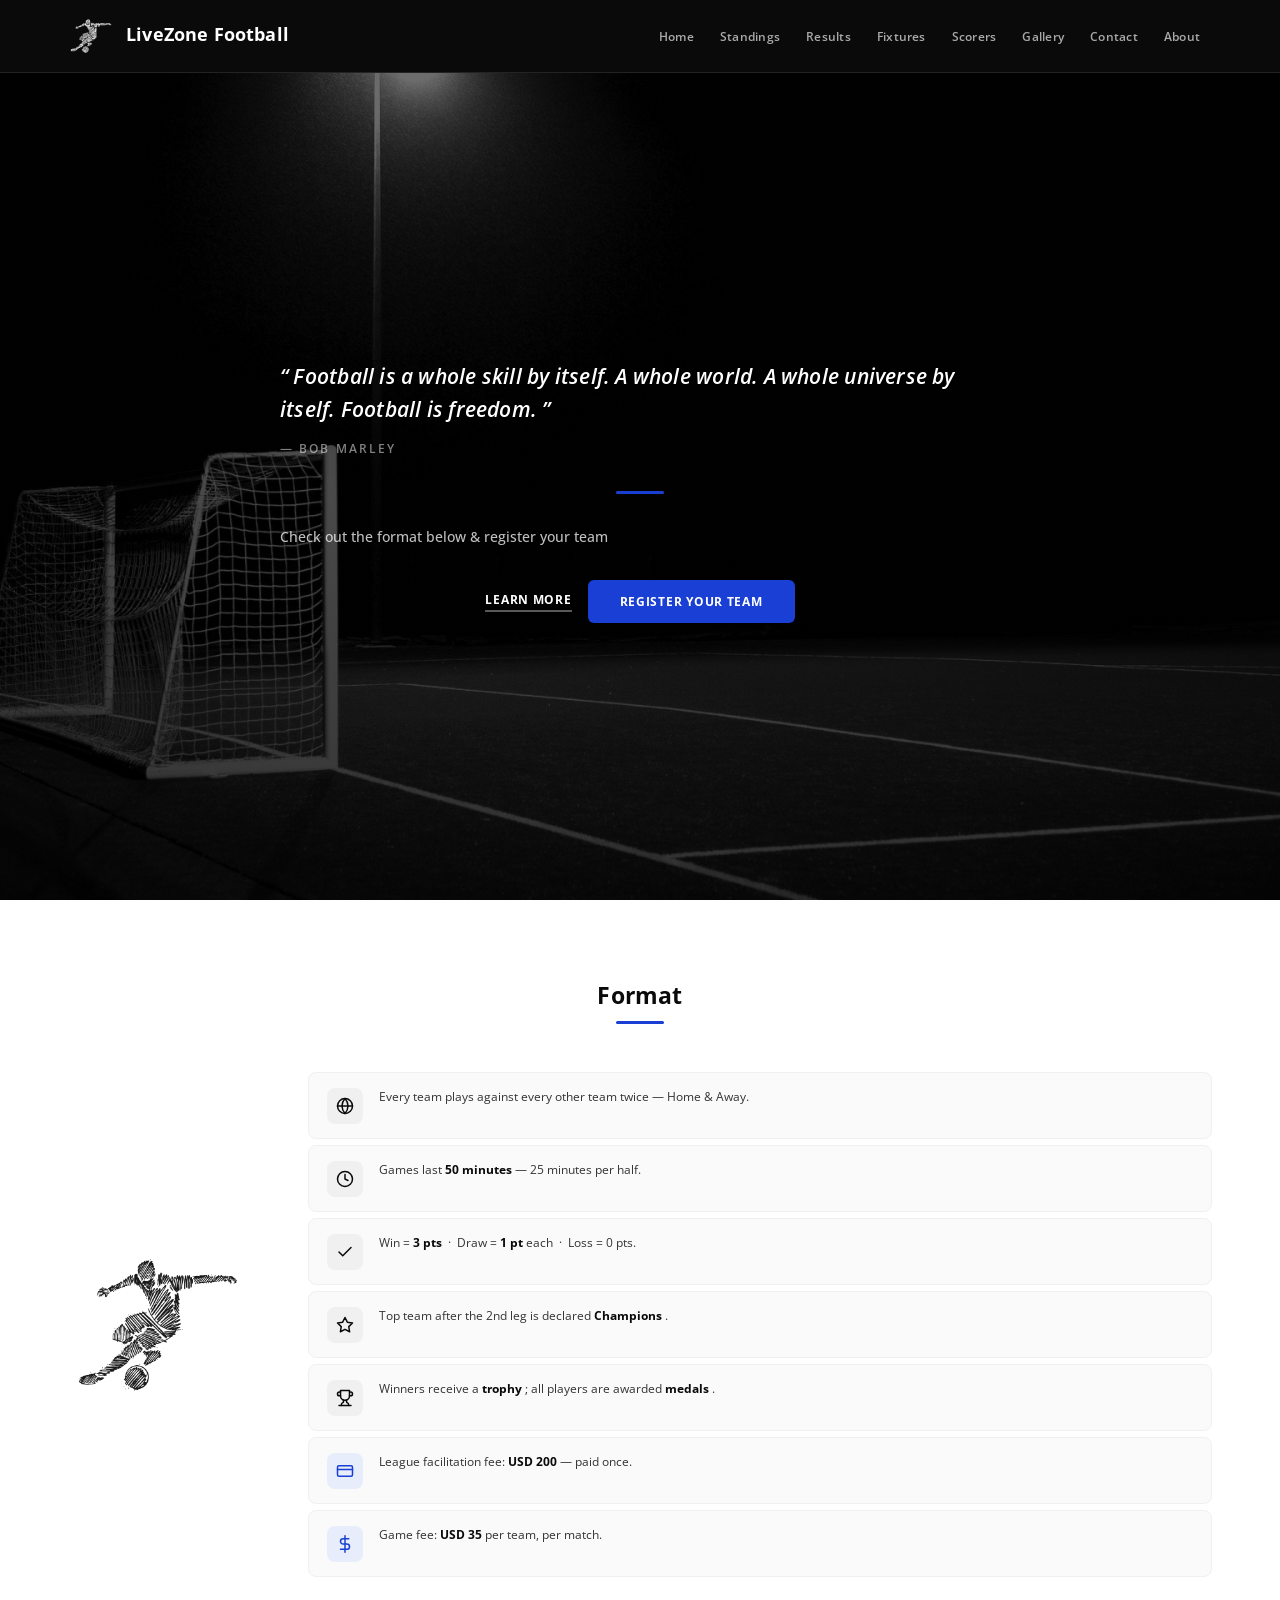
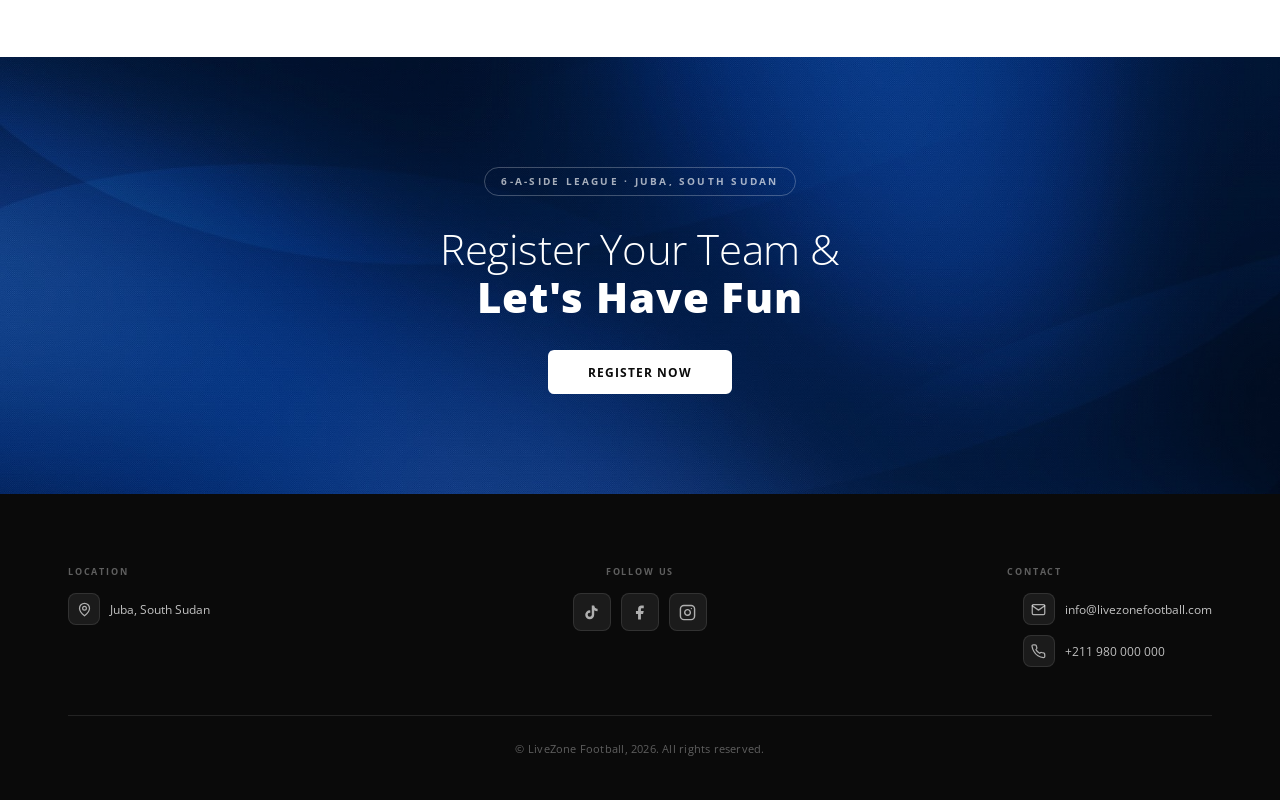
<file: index.html>
<!DOCTYPE html>
<html lang = "en" dir = "ltr">
	<head>
		<title> LiveZone Football </title>

		<meta charset = "UTF-8" />
		<meta name = "author" content = "Michael Chan" /> <!--date of creation; June, 2024-->
		<meta name = "viewport" content = "width=device-width, initial-scale=1.0, shrink-to-fit=no" />

		<!--browser icon-->
		<!--<link rel = "icon" type = "image/x-icon" href = "images/logo.png" />-->

		<!--custom css-->
		<link rel = "stylesheet" href = "css/style.css" />

		<!--font awesome link-->
        <link rel = "stylesheet" href = "https://cdnjs.cloudflare.com/ajax/libs/font-awesome/6.7.2/css/all.min.css" />

        <!--google font, Open Sans-->
        <link rel = "preconnect" href = "https://fonts.googleapis.com" />
		<link rel = "preconnect" href = "https://fonts.gstatic.com" crossorigin />
		<link	href = "https://fonts.googleapis.com/css2?family=Open+Sans:ital,wght@0,300..800;1,300..800&display=swap" 
				rel = "stylesheet" />
	</head>

	<body>
		<!--header-->
	    <section class = "header">
	      	<div class = "container">
		        <header>
		          	<input type = "checkbox" id = "check">
		          	<label for = "check" class = "checkbtn">
		            	<i class = "fas fa-bars"></i>
		          	</label>

		          	<a href = "index.html">
		            	<div class = "logo">
		              		<img src = "images/logo.png" alt = "logo" />
		              		<span> LiveZone Football </span>
		            	</div>
		          	</a>

		          	<nav>
			            <a href = "index.html"> Home </a>
			            <a href = "standings.html"> Standings </a>
			            <a href = "results.html"> Results </a>
			            <a href = "fixtures.html"> Fixtures </a>
			            <a href = "scorers.html"> Scorers </a>
			            <a href = "gallery.html"> Gallery </a>
			            <a href = "contact.html"> Contact </a>
			            <a href = "about.html"> About </a>
		          	</nav>
		        </header>
	      	</div>
	    </section>
	    <!--header ends-->

		<!--banner-->
		<section class = "banner">
		  	<div class="container">
			    <div class = "banner-text">
			      	<p class = "banner-quote">
			        	&ldquo; Football is a whole skill by itself. A whole world. A whole universe by itself. Football is freedom. &rdquo;
			      	</p>

			      	<p class = "banner-author"> — Bob Marley </p>
			      
			      	<div class = "banner-divider"></div>
			      
			      	<p class = "banner-cta-text">
			        	Check out the format below &amp; register your team
			      	</p>

			      	<div class = "banner-actions">
			        	<a href = "about.html" class = "banner-link"> Learn more </a>
			        	<a href = "registration.html" class = "banner-btn"> Register Your Team </a>
			      	</div>
			    </div>
		  	</div>
		</section>
		<!--banner end-->

		<!--format-->
		<section class = "format">
		  	<div class = "container">
			    <h2 class = "section-title"> Format </h2>
			    <div class = "format-container">

			      	<div class = "format-logo-col">
			        	<img src = "images/black-logo.png" alt = "LiveZone Football logo" />
			      	</div>

			      	<ul class = "format-list">
				        <li class = "format-item">
				          	<span class = "format-icon">
				            	<svg	xmlns = "http://www.w3.org/2000/svg" 
				            			viewBox = "0 0 24 24" 
				            			fill = "none" 
				            			stroke = "currentColor" 
				            			stroke-width = "2" 
				            			stroke-linecap = "round" 
				            			stroke-linejoin = "round">
				            		<circle cx = "12" cy = "12" r = "10" />
				            		<path d = "M12 2a15.3 15.3 0 0 1 4 10 15.3 15.3 0 0 1-4 10 15.3 15.3 0 0 1-4-10A15.3 15.3 0 0 1 12 2z"/>
				            		<line x1 = "2" y1 = "12" x2 = "22" y2 = "12" />
				            	</svg>
				          	</span>
				          	<span> Every team plays against every other team twice — Home &amp; Away. </span>
				        </li>

				        <li class = "format-item">
				          	<span class = "format-icon">
				            	<svg	xmlns = "http://www.w3.org/2000/svg" 
				            			viewBox = "0 0 24 24" 
				            			fill = "none" 
				            			stroke = "currentColor" 
				            			stroke-width = "2" 
				            			stroke-linecap = "round" 
				            			stroke-linejoin = "round">
				            		<circle cx = "12" cy = "12" r = "10" />
				            		<polyline points = "12 6 12 12 16 14" />
				            	</svg>
				          	</span>
				          	<span> Games last <strong> 50 minutes </strong> — 25 minutes per half. </span>
				        </li>

				        <li class = "format-item">
				          	<span class = "format-icon">
				            	<svg	xmlns = "http://www.w3.org/2000/svg" 
				            			viewBox = "0 0 24 24" 
				            			fill = "none" 
				            			stroke = "currentColor" 
				            			stroke-width = "2" 
				            			stroke-linecap = "round" 
				            			stroke-linejoin = "round">
				            		<polyline points = "20 6 9 17 4 12" />
				            	</svg>
				          	</span>
				          	<span> 
				          		Win = <strong> 3 pts </strong> &nbsp;·&nbsp; 
				          		Draw = <strong> 1 pt </strong> each &nbsp;·&nbsp; 
				          		Loss = 0 pts.
				          	</span>
				        </li>

				        <li class = "format-item">
				          	<span class = "format-icon">
				            	<svg	xmlns = "http://www.w3.org/2000/svg" 
				            			viewBox = "0 0 24 24" 
				            			fill = "none" 
				            			stroke = "currentColor" 
				            			stroke-width = "2" 
				            			stroke-linecap = "round" 
				            			stroke-linejoin = "round">
				            		<polygon points = "12 2 15.09 8.26 22 9.27 17 14.14 18.18 21.02 12 17.77 5.82 21.02 7 14.14 2 9.27 8.91 8.26 12 2" />
				            	</svg>
				          	</span>
				          	<span> Top team after the 2nd leg is declared <strong> Champions </strong>. </span>
				        </li>

				        <li class = "format-item">
				          	<span class = "format-icon">
				            	<svg	xmlns = "http://www.w3.org/2000/svg" 
				            			viewBox = "0 0 24 24" 
				            			fill = "none" 
				            			stroke = "currentColor" 
				            			stroke-width = "2" 
				            			stroke-linecap = "round" 
				            			stroke-linejoin = "round">
				            		<path d = "M6 9H4.5a2.5 2.5 0 0 1 0-5H6" />
				            		<path d = "M18 9h1.5a2.5 2.5 0 0 0 0-5H18" />
				            		<path d = "M4 22h16" />
				            		<path d = "M10 14.66V17c0 .55-.47.98-.97 1.21C7.85 18.75 7 20.24 7 22" />
				            		<path d = "M14 14.66V17c0 .55.47.98.97 1.21C16.15 18.75 17 20.24 17 22" />
				            		<path d = "M18 2H6v7a6 6 0 0 0 12 0V2Z" />
				            	</svg>
				          	</span>
				          	<span> Winners receive a <strong> trophy </strong>; all players are awarded <strong> medals </strong>. </span>
				        </li>

				        <li class = "format-item">
				          	<span class = "format-icon format-icon--blue">
				            	<svg	xmlns = "http://www.w3.org/2000/svg" 
				            			viewBox = "0 0 24 24" 
				            			fill = "none" 
				            			stroke = "currentColor" 
				            			stroke-width = "2" 
				            			stroke-linecap = "round" 
				            			stroke-linejoin = "round">
				            		<rect x = "2" y = "5" width = "20" height = "14" rx = "2" />
				            		<line x1 = "2" y1 = "10" x2 = "22" y2 = "10" />
				            	</svg>
				          	</span>
				          	<span> League facilitation fee: <strong> USD 200 </strong> — paid once. </span>
				        </li>

				        <li class = "format-item">
				          	<span class = "format-icon format-icon--blue">
				            	<svg	xmlns = "http://www.w3.org/2000/svg" 
				            			viewBox = "0 0 24 24" 
				            			fill = "none" 
				            			stroke = "currentColor" 
				            			stroke-width = "2" 
				            			stroke-linecap = "round" 
				            			stroke-linejoin = "round">
				            		<line x1 = "12" y1 = "1" x2 = "12" y2 = "23" />
				            		<path d = "M17 5H9.5a3.5 3.5 0 0 0 0 7h5a3.5 3.5 0 0 1 0 7H6" />
				            	</svg>
				          	</span>
				          	<span> Game fee: <strong> USD 35 </strong> per team, per match. </span>
				        </li>
			      	</ul>

			    </div>
		  	</div>
		</section>
		<!--format end-->

		<!--call-->
		<section class = "call">
		  	<div class = "container">
			    <div class = "call-inner">
			      	<p class = "call-sub"> 6-a-side league · Juba, South Sudan </p>
			      	<h2 class = "call-title"> Register Your Team &amp; <span> Let's Have Fun </span> </h2>
			      	<a href = "registration.html" class = "call-btn"> Register Now </a>
			    </div>
		  	</div>
		</section>
		<!--call end-->

		<!--footer-->
		<section class = "footer">
			<div class = "container">
			    
			    <div class = "footer-container">

			      	<!--location-->
			      	<div class = "footer-box">
			        	<p class = "footer-box-label"> Location </p>
			        	<div class = "footer-detail">
			          		<span class = "footer-icon">
				            	<svg	xmlns = "http://www.w3.org/2000/svg" 
				            			viewBox = "0 0 24 24" 
				            			fill = "none" 
				            			stroke = "currentColor" 
				            			stroke-width = "2" 
				            			stroke-linecap = "round" 
				            			stroke-linejoin = "round">
				            		<path d = "M20 10c0 6-8 12-8 12S4 16 4 10a8 8 0 1 1 16 0z" />
				            		<circle cx = "12" cy = "10" r = "3" />
				            	</svg>
			          		</span>
			          		<span> Juba, South Sudan </span>
			        	</div>
			      	</div>

			      	<!--social-->
			      	<div class = "footer-box footer-box--center">
				        <p class = "footer-box-label"> Follow Us </p>
				        <div class = "follow-icons">
				          	<a href = "" class = "social-link" aria-label = "TikTok">
				            	<svg	xmlns = "http://www.w3.org/2000/svg" 
				            			viewBox = "0 0 24 24" 
				            			fill = "currentColor">
				            		<path d = "M19.59 6.69a4.83 4.83 0 0 1-3.77-4.25V2h-3.45v13.67a2.89 2.89 0 0 1-2.88 2.5 2.89 2.89 0 0 1-2.89-2.89 2.89 2.89 0 0 1 2.89-2.89c.28 0 .54.04.79.1V9.01a6.33 6.33 0 0 0-.79-.05 6.34 6.34 0 0 0-6.34 6.34 6.34 6.34 0 0 0 6.34 6.34 6.34 6.34 0 0 0 6.33-6.34V8.69a8.18 8.18 0 0 0 4.78 1.52V6.76a4.85 4.85 0 0 1-1.01-.07z" />
				            	</svg>
				          	</a>

				          	<a href = "" class = "social-link" aria-label = "Facebook">
				            	<svg	xmlns = "http://www.w3.org/2000/svg" 
				            			viewBox = "0 0 24 24" 
				            			fill = "currentColor">
				            		<path d = "M18 2h-3a5 5 0 0 0-5 5v3H7v4h3v8h4v-8h3l1-4h-4V7a1 1 0 0 1 1-1h3z" />
				            	</svg>
				          	</a>

				          	<a href = "" class = "social-link" aria-label = "Instagram">
				            	<svg	xmlns = "http://www.w3.org/2000/svg" 
				            			viewBox = "0 0 24 24" 
				            			fill = "none" 
				            			stroke = "currentColor" 
				            			stroke-width = "2" 
				            			stroke-linecap = "round" 
				            			stroke-linejoin = "round">
				            		<rect x = "2" y = "2" width = "20" height = "20" rx = "5" ry = "5" />
				            		<path d = "M16 11.37A4 4 0 1 1 12.63 8 4 4 0 0 1 16 11.37z" />
				            		<line x1 = "17.5" y1 = "6.5" x2 = "17.51" y2 = "6.5" />
				            	</svg>
				          	</a>
				        </div>
			      	</div>

			      	<!--contact-->
			      	<div class = "footer-box footer-box--right">
				        <p class = "footer-box-label"> Contact </p>
				        <div class = "contact-icons">
				          	<div class = "footer-detail">
				            	<span class = "footer-icon">
				              		<svg	xmlns = "http://www.w3.org/2000/svg" 
				              				viewBox = "0 0 24 24" 
				              				fill = "none" 
				              				stroke = "currentColor" 
				              				stroke-width = "2" 
				              				stroke-linecap = "round" 
				              				stroke-linejoin = "round">
				              			<path d = "M4 4h16c1.1 0 2 .9 2 2v12c0 1.1-.9 2-2 2H4c-1.1 0-2-.9-2-2V6c0-1.1.9-2 2-2z" />
				              			<polyline points = "22,6 12,13 2,6" />
				              		</svg>
				            	</span>
				            	<a href = "mailto:info@livezonefootball.com"> info@livezonefootball.com </a>
				          	</div>

				          	<div class = "footer-detail">
					            <span class = "footer-icon">
									<svg	xmlns = "http://www.w3.org/2000/svg" 
											viewBox = "0 0 24 24" 
											fill = "none" 
											stroke = "currentColor" 
											stroke-width = "2" 
											stroke-linecap = "round" 
											stroke-linejoin = "round">
										<path d = "M22 16.92v3a2 2 0 0 1-2.18 2 19.79 19.79 0 0 1-8.63-3.07A19.5 19.5 0 0 1 4.69 12 19.79 19.79 0 0 1 1.61 3.4 2 2 0 0 1 3.6 1.22h3a2 2 0 0 1 2 1.72c.127.96.361 1.903.7 2.81a2 2 0 0 1-.45 2.11L7.91 8.91a16 16 0 0 0 6 6l.91-.91a2 2 0 0 1 2.11-.45c.907.339 1.85.573 2.81.7A2 2 0 0 1 21.73 16.92z" />
									</svg>
					            </span>
					            <span> +211 980 000 000 </span>
				          	</div>
				        </div>
			      	</div>

			    </div>

			    <hr class = "footer-hr" />

			    <footer>
			      	<p class = "footer-copy"> &copy; LiveZone Football, <span id = "year"></span>. All rights reserved. </p>
			    </footer>
		  	</div>
		</section>
		<!--footer end-->

		<!--javascript-->
		<script src = "js/script.js"></script>
		<!--javascript end-->
	</body>
</html>
</file>
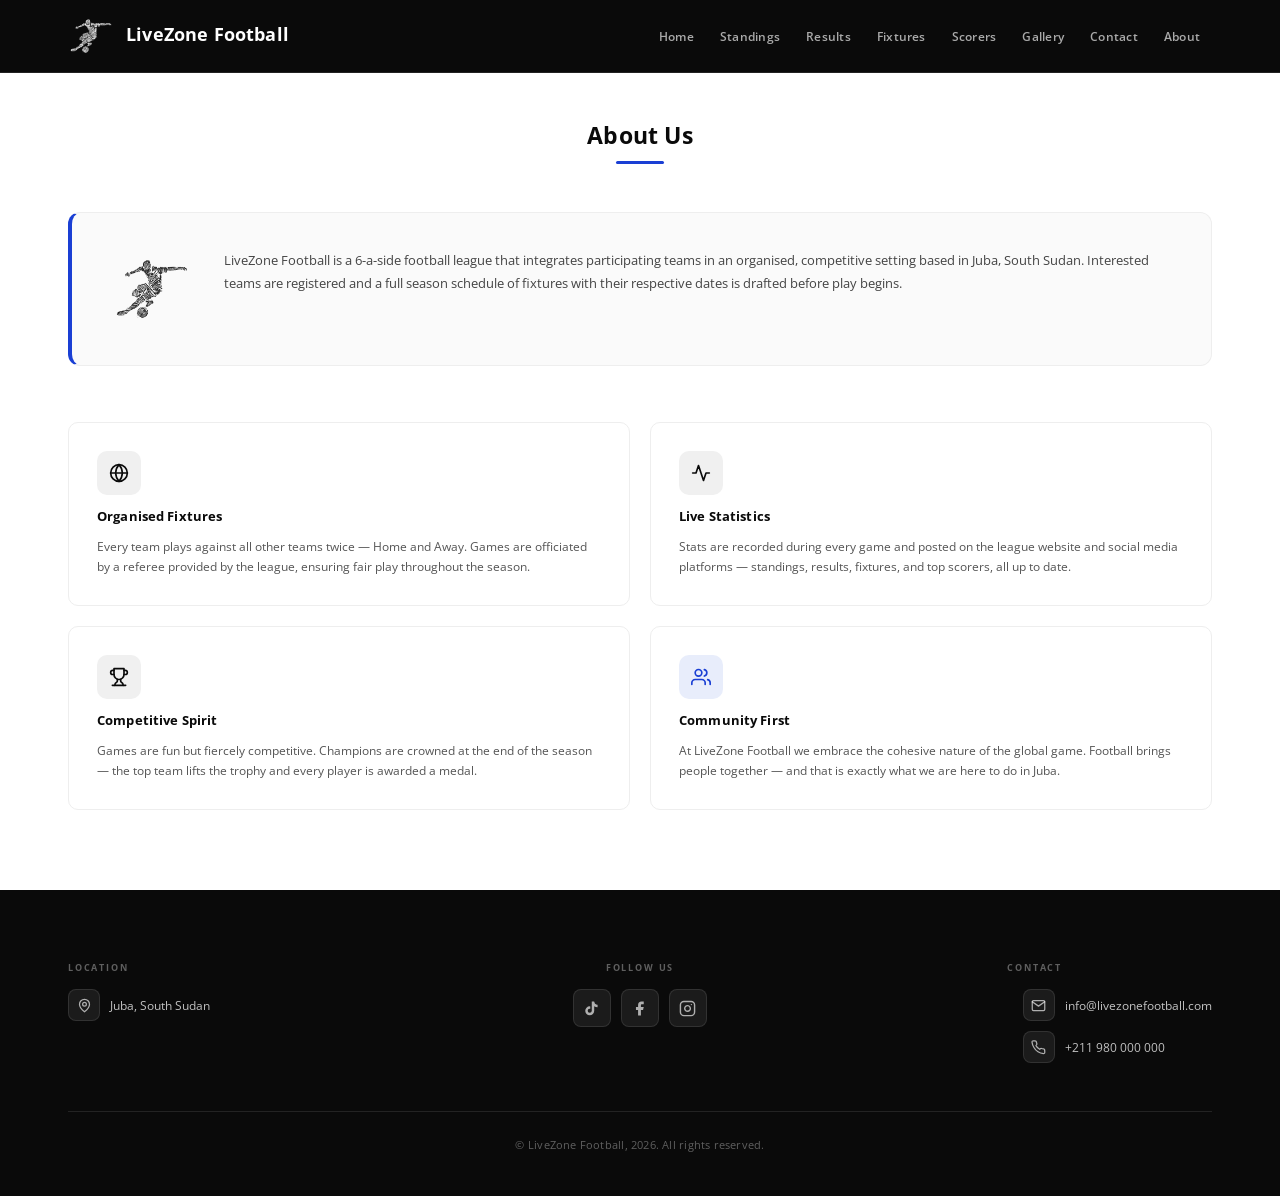
<file: about.html>
<!DOCTYPE html>
<html lang = "en" dir = "ltr">
	<head>
		<title> LiveZone Football </title>

		<meta charset = "UTF-8" />
		<meta name = "author" content = "Michael Chan" /> <!--date of creation; June, 2024-->
		<meta name = "viewport" content = "width=device-width, initial-scale=1.0, shrink-to-fit=no" />

		<!--browser icon-->
		<!--<link rel = "icon" type = "image/x-icon" href = "images/logo.png" />-->

		<!--custom css-->
		<link rel = "stylesheet" href = "css/style.css" />

		<!--font awesome link-->
        <link rel = "stylesheet" href = "https://cdnjs.cloudflare.com/ajax/libs/font-awesome/6.7.2/css/all.min.css" />

        <!--google font, Open Sans-->
        <link rel = "preconnect" href = "https://fonts.googleapis.com" />
		<link rel = "preconnect" href = "https://fonts.gstatic.com" crossorigin />
		<link	href = "https://fonts.googleapis.com/css2?family=Open+Sans:ital,wght@0,300..800;1,300..800&display=swap" 
				rel = "stylesheet" />
	</head>

	<body>
		<!--header-->
	    <section class = "header">
	      	<div class = "container">
		        <header>
		          	<input type = "checkbox" id = "check">
		          	<label for = "check" class = "checkbtn">
		            	<i class = "fas fa-bars"></i>
		          	</label>

		          	<a href = "index.html">
		            	<div class = "logo">
		              		<img src = "images/logo.png" alt = "logo" />
		              		<span> LiveZone Football </span>
		            	</div>
		          	</a>

		          	<nav>
			            <a href = "index.html"> Home </a>
			            <a href = "standings.html"> Standings </a>
			            <a href = "results.html"> Results </a>
			            <a href = "fixtures.html"> Fixtures </a>
			            <a href = "scorers.html"> Scorers </a>
			            <a href = "gallery.html"> Gallery </a>
			            <a href = "contact.html"> Contact </a>
			            <a href = "about.html"> About </a>
		          	</nav>
		        </header>
	      	</div>
	    </section>
	    <!--header end-->

		<!--about-->
		<section class="about">
		  	<div class="container">
			    <h2 class="section-title">About Us</h2>

			    <div class="about-intro">
			      	<img src="images/black-logo.png" alt="LiveZone Football logo" class="about-logo" />
			      	<p>LiveZone Football is a 6-a-side football league that integrates participating teams in an organised, competitive setting based in Juba, South Sudan. Interested teams are registered and a full season schedule of fixtures with their respective dates is drafted before play begins.</p>
			    </div>

			    <div class="about-cards">

			      	<div class="about-card">
				        <span class="about-card-icon">
				          	<svg xmlns="http://www.w3.org/2000/svg" viewBox="0 0 24 24" fill="none" stroke="currentColor" stroke-width="2" stroke-linecap="round" stroke-linejoin="round"><circle cx="12" cy="12" r="10"/><path d="M12 2a15.3 15.3 0 0 1 4 10 15.3 15.3 0 0 1-4 10 15.3 15.3 0 0 1-4-10A15.3 15.3 0 0 1 12 2z"/><line x1="2" y1="12" x2="22" y2="12"/></svg>
				        </span>
				        <h3 class="about-card-title">Organised Fixtures</h3>
				        <p class="about-card-text">Every team plays against all other teams twice — Home and Away. Games are officiated by a referee provided by the league, ensuring fair play throughout the season.</p>
			      	</div>

			      	<div class="about-card">
				        <span class="about-card-icon">
				          	<svg xmlns="http://www.w3.org/2000/svg" viewBox="0 0 24 24" fill="none" stroke="currentColor" stroke-width="2" stroke-linecap="round" stroke-linejoin="round"><polyline points="22 12 18 12 15 21 9 3 6 12 2 12"/></svg>
				        </span>
				        <h3 class="about-card-title">Live Statistics</h3>
				        <p class="about-card-text">Stats are recorded during every game and posted on the league website and social media platforms — standings, results, fixtures, and top scorers, all up to date.</p>
			      	</div>

			      	<div class="about-card">
				        <span class="about-card-icon">
				          	<svg xmlns="http://www.w3.org/2000/svg" viewBox="0 0 24 24" fill="none" stroke="currentColor" stroke-width="2" stroke-linecap="round" stroke-linejoin="round"><path d="M6 9H4.5a2.5 2.5 0 0 1 0-5H6"/><path d="M18 9h1.5a2.5 2.5 0 0 0 0-5H18"/><path d="M4 22h16"/><path d="M10 14.66V17c0 .55-.47.98-.97 1.21C7.85 18.75 7 20.24 7 22"/><path d="M14 14.66V17c0 .55.47.98.97 1.21C16.15 18.75 17 20.24 17 22"/><path d="M18 2H6v7a6 6 0 0 0 12 0V2Z"/></svg>
				        </span>
				        <h3 class="about-card-title">Competitive Spirit</h3>
				        <p class="about-card-text">Games are fun but fiercely competitive. Champions are crowned at the end of the season — the top team lifts the trophy and every player is awarded a medal.</p>
			      	</div>

			      	<div class="about-card">
			        	<span class="about-card-icon about-card-icon--blue">
			          		<svg xmlns="http://www.w3.org/2000/svg" viewBox="0 0 24 24" fill="none" stroke="currentColor" stroke-width="2" stroke-linecap="round" stroke-linejoin="round"><path d="M17 21v-2a4 4 0 0 0-4-4H5a4 4 0 0 0-4 4v2"/><circle cx="9" cy="7" r="4"/><path d="M23 21v-2a4 4 0 0 0-3-3.87"/><path d="M16 3.13a4 4 0 0 1 0 7.75"/></svg>
			        	</span>
			        	<h3 class="about-card-title">Community First</h3>
			        	<p class="about-card-text">At LiveZone Football we embrace the cohesive nature of the global game. Football brings people together — and that is exactly what we are here to do in Juba.</p>
			      	</div>

			    </div>
		  	</div>
		</section>
		<!--about end-->

		<!--footer-->
		<section class = "footer">
			<div class = "container">
			    
			    <div class = "footer-container">

			      	<!--location-->
			      	<div class = "footer-box">
			        	<p class = "footer-box-label"> Location </p>
			        	<div class = "footer-detail">
			          		<span class = "footer-icon">
				            	<svg	xmlns = "http://www.w3.org/2000/svg" 
				            			viewBox = "0 0 24 24" 
				            			fill = "none" 
				            			stroke = "currentColor" 
				            			stroke-width = "2" 
				            			stroke-linecap = "round" 
				            			stroke-linejoin = "round">
				            		<path d = "M20 10c0 6-8 12-8 12S4 16 4 10a8 8 0 1 1 16 0z" />
				            		<circle cx = "12" cy = "10" r = "3" />
				            	</svg>
			          		</span>
			          		<span> Juba, South Sudan </span>
			        	</div>
			      	</div>

			      	<!--social-->
			      	<div class = "footer-box footer-box--center">
				        <p class = "footer-box-label"> Follow Us </p>
				        <div class = "follow-icons">
				          	<a href = "" class = "social-link" aria-label = "TikTok">
				            	<svg	xmlns = "http://www.w3.org/2000/svg" 
				            			viewBox = "0 0 24 24" 
				            			fill = "currentColor">
				            		<path d = "M19.59 6.69a4.83 4.83 0 0 1-3.77-4.25V2h-3.45v13.67a2.89 2.89 0 0 1-2.88 2.5 2.89 2.89 0 0 1-2.89-2.89 2.89 2.89 0 0 1 2.89-2.89c.28 0 .54.04.79.1V9.01a6.33 6.33 0 0 0-.79-.05 6.34 6.34 0 0 0-6.34 6.34 6.34 6.34 0 0 0 6.34 6.34 6.34 6.34 0 0 0 6.33-6.34V8.69a8.18 8.18 0 0 0 4.78 1.52V6.76a4.85 4.85 0 0 1-1.01-.07z" />
				            	</svg>
				          	</a>

				          	<a href = "" class = "social-link" aria-label = "Facebook">
				            	<svg	xmlns = "http://www.w3.org/2000/svg" 
				            			viewBox = "0 0 24 24" 
				            			fill = "currentColor">
				            		<path d = "M18 2h-3a5 5 0 0 0-5 5v3H7v4h3v8h4v-8h3l1-4h-4V7a1 1 0 0 1 1-1h3z" />
				            	</svg>
				          	</a>

				          	<a href = "" class = "social-link" aria-label = "Instagram">
				            	<svg	xmlns = "http://www.w3.org/2000/svg" 
				            			viewBox = "0 0 24 24" 
				            			fill = "none" 
				            			stroke = "currentColor" 
				            			stroke-width = "2" 
				            			stroke-linecap = "round" 
				            			stroke-linejoin = "round">
				            		<rect x = "2" y = "2" width = "20" height = "20" rx = "5" ry = "5" />
				            		<path d = "M16 11.37A4 4 0 1 1 12.63 8 4 4 0 0 1 16 11.37z" />
				            		<line x1 = "17.5" y1 = "6.5" x2 = "17.51" y2 = "6.5" />
				            	</svg>
				          	</a>
				        </div>
			      	</div>

			      	<!--contact-->
			      	<div class = "footer-box footer-box--right">
				        <p class = "footer-box-label"> Contact </p>
				        <div class = "contact-icons">
				          	<div class = "footer-detail">
				            	<span class = "footer-icon">
				              		<svg	xmlns = "http://www.w3.org/2000/svg" 
				              				viewBox = "0 0 24 24" 
				              				fill = "none" 
				              				stroke = "currentColor" 
				              				stroke-width = "2" 
				              				stroke-linecap = "round" 
				              				stroke-linejoin = "round">
				              			<path d = "M4 4h16c1.1 0 2 .9 2 2v12c0 1.1-.9 2-2 2H4c-1.1 0-2-.9-2-2V6c0-1.1.9-2 2-2z" />
				              			<polyline points = "22,6 12,13 2,6" />
				              		</svg>
				            	</span>
				            	<a href = "mailto:info@livezonefootball.com"> info@livezonefootball.com </a>
				          	</div>

				          	<div class = "footer-detail">
					            <span class = "footer-icon">
									<svg	xmlns = "http://www.w3.org/2000/svg" 
											viewBox = "0 0 24 24" 
											fill = "none" 
											stroke = "currentColor" 
											stroke-width = "2" 
											stroke-linecap = "round" 
											stroke-linejoin = "round">
										<path d = "M22 16.92v3a2 2 0 0 1-2.18 2 19.79 19.79 0 0 1-8.63-3.07A19.5 19.5 0 0 1 4.69 12 19.79 19.79 0 0 1 1.61 3.4 2 2 0 0 1 3.6 1.22h3a2 2 0 0 1 2 1.72c.127.96.361 1.903.7 2.81a2 2 0 0 1-.45 2.11L7.91 8.91a16 16 0 0 0 6 6l.91-.91a2 2 0 0 1 2.11-.45c.907.339 1.85.573 2.81.7A2 2 0 0 1 21.73 16.92z" />
									</svg>
					            </span>
					            <span> +211 980 000 000 </span>
				          	</div>
				        </div>
			      	</div>

			    </div>

			    <hr class = "footer-hr" />

			    <footer>
			      	<p class = "footer-copy"> &copy; LiveZone Football, <span id = "year"></span>. All rights reserved. </p>
			    </footer>
		  	</div>
		</section>
		<!--footer end-->

		<!--javascript-->
		<script src = "js/script.js"></script>
		<!--javascript end-->
	</body>
</html>
</file>
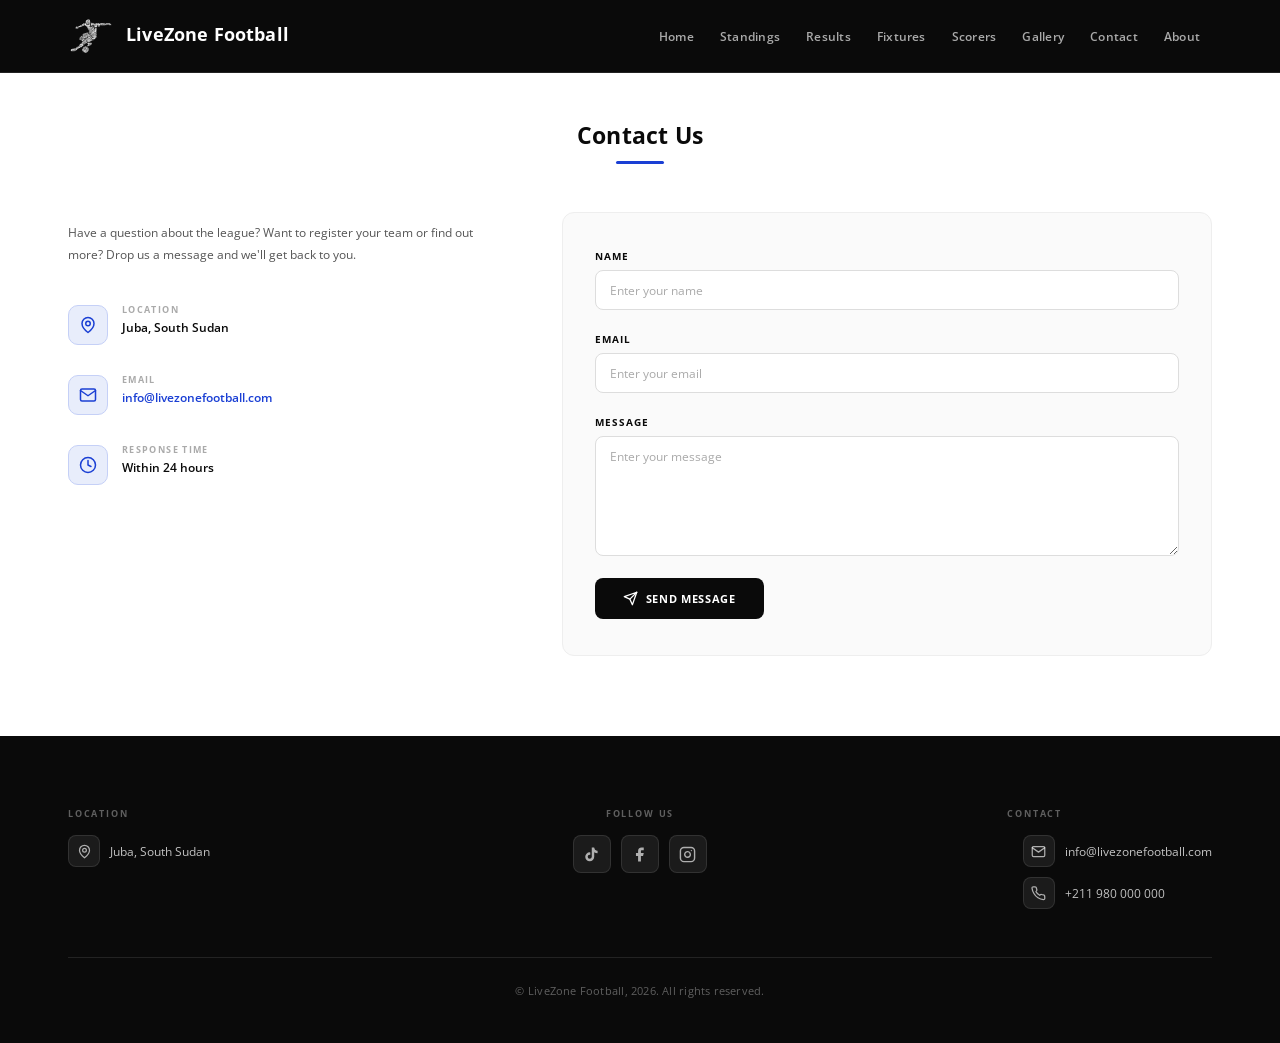
<file: contact.html>
<!DOCTYPE html>
<html lang = "en" dir = "ltr">
	<head>
		<title> LiveZone Football </title>

		<meta charset = "UTF-8" />
		<meta name = "author" content = "Michael Chan" /> <!--date of creation; June, 2024-->
		<meta name = "viewport" content = "width=device-width, initial-scale=1.0, shrink-to-fit=no" />

		<!--browser icon-->
		<!--<link rel = "icon" type = "image/x-icon" href = "images/logo.png" />-->

		<!--custom css-->
		<link rel = "stylesheet" href = "css/style.css" />

		<!--font awesome link-->
        <link rel = "stylesheet" href = "https://cdnjs.cloudflare.com/ajax/libs/font-awesome/6.7.2/css/all.min.css" />

        <!--google font, Open Sans-->
        <link rel = "preconnect" href = "https://fonts.googleapis.com" />
		<link rel = "preconnect" href = "https://fonts.gstatic.com" crossorigin />
		<link	href = "https://fonts.googleapis.com/css2?family=Open+Sans:ital,wght@0,300..800;1,300..800&display=swap" 
				rel = "stylesheet" />
	</head>

	<body>
		<!--header-->
	    <section class = "header">
	      	<div class = "container">
		        <header>
		          	<input type = "checkbox" id = "check">
		          	<label for = "check" class = "checkbtn">
		            	<i class = "fas fa-bars"></i>
		          	</label>

		          	<a href = "index.html">
		            	<div class = "logo">
		              		<img src = "images/logo.png" alt = "logo" />
		              		<span> LiveZone Football </span>
		            	</div>
		          	</a>

		          	<nav>
			            <a href = "index.html"> Home </a>
			            <a href = "standings.html"> Standings </a>
			            <a href = "results.html"> Results </a>
			            <a href = "fixtures.html"> Fixtures </a>
			            <a href = "scorers.html"> Scorers </a>
			            <a href = "gallery.html"> Gallery </a>
			            <a href = "contact.html"> Contact </a>
			            <a href = "about.html"> About </a>
		          	</nav>
		        </header>
	      	</div>
	    </section>
	    <!--header ends-->

		<!--contact-->
		<section class="contact">
		  	<div class="container">
			    <h2 class="section-title">Contact Us</h2>

			    <div class="contact-wrapper">

			      	<!-- Left: info panel -->
			      	<div class="contact-info">
				        <p class="contact-info-intro">Have a question about the league? Want to register your team or find out more? Drop us a message and we'll get back to you.</p>

				        <div class="contact-detail">
				          	<span class="contact-icon">
				            	<svg xmlns="http://www.w3.org/2000/svg" viewBox="0 0 24 24" fill="none" stroke="currentColor" stroke-width="2" stroke-linecap="round" stroke-linejoin="round"><path d="M20 10c0 6-8 12-8 12S4 16 4 10a8 8 0 1 1 16 0z"/><circle cx="12" cy="10" r="3"/></svg>
				          	</span>

				          	<div>
				            	<span class="contact-detail-label">Location</span>
				            	<span class="contact-detail-value">Juba, South Sudan</span>
				          	</div>
				        </div>

				        <div class="contact-detail">
				          	<span class="contact-icon">
				            	<svg xmlns="http://www.w3.org/2000/svg" viewBox="0 0 24 24" fill="none" stroke="currentColor" stroke-width="2" stroke-linecap="round" stroke-linejoin="round"><path d="M4 4h16c1.1 0 2 .9 2 2v12c0 1.1-.9 2-2 2H4c-1.1 0-2-.9-2-2V6c0-1.1.9-2 2-2z"/><polyline points="22,6 12,13 2,6"/></svg>
				          	</span>

				          	<div>
				            	<span class="contact-detail-label">Email</span>
				            	<a href="mailto:info@livezonefootball.com" class="contact-detail-value contact-detail-link">info@livezonefootball.com</a>
				          	</div>
				        </div>

				        <div class="contact-detail">
				          	<span class="contact-icon">
				            	<svg xmlns="http://www.w3.org/2000/svg" viewBox="0 0 24 24" fill="none" stroke="currentColor" stroke-width="2" stroke-linecap="round" stroke-linejoin="round"><circle cx="12" cy="12" r="10"/><polyline points="12 6 12 12 16 14"/></svg>
				          	</span>

				          	<div>
				            	<span class="contact-detail-label">Response Time</span>
				            	<span class="contact-detail-value">Within 24 hours</span>
				          	</div>
				        </div>
			      	</div>

			      	<!-- Right: form -->
			      	<form class="contact-form" action="" method="POST">
				        <div class="form-group">
				          	<label for="stakeholder_name">Name</label>
				          	<input
				            	type="text"
				            	id="stakeholder_name"
				            	name="stakeholder_name"
				            	placeholder="Enter your name"
				            	required />
				        </div>

				        <div class="form-group">
				          	<label for="stakeholder_email">Email</label>
				          	<input
					            type="email"
					            id="stakeholder_email"
					            name="stakeholder_email"
					            placeholder="Enter your email"
					            required />
				        </div>

				        <div class="form-group">
				          	<label for="stakeholder_message">Message</label>
				          	<textarea
					            id="stakeholder_message"
					            name="stakeholder_message"
					            placeholder="Enter your message"
					            rows="6"
					            required
					          ></textarea>
				        </div>

				        <button type="submit" class="contact-submit">
				          	<svg xmlns="http://www.w3.org/2000/svg" viewBox="0 0 24 24" fill="none" stroke="currentColor" stroke-width="2" stroke-linecap="round" stroke-linejoin="round"><line x1="22" y1="2" x2="11" y2="13"/><polygon points="22 2 15 22 11 13 2 9 22 2"/></svg>
				          	Send Message
				        </button>
			      	</form>

			    </div>
		  	</div>
		</section>
		<!--contact end-->

		<!--footer-->
		<section class = "footer">
			<div class = "container">
			    
			    <div class = "footer-container">

			      	<!--location-->
			      	<div class = "footer-box">
			        	<p class = "footer-box-label"> Location </p>
			        	<div class = "footer-detail">
			          		<span class = "footer-icon">
				            	<svg	xmlns = "http://www.w3.org/2000/svg" 
				            			viewBox = "0 0 24 24" 
				            			fill = "none" 
				            			stroke = "currentColor" 
				            			stroke-width = "2" 
				            			stroke-linecap = "round" 
				            			stroke-linejoin = "round">
				            		<path d = "M20 10c0 6-8 12-8 12S4 16 4 10a8 8 0 1 1 16 0z" />
				            		<circle cx = "12" cy = "10" r = "3" />
				            	</svg>
			          		</span>
			          		<span> Juba, South Sudan </span>
			        	</div>
			      	</div>

			      	<!--social-->
			      	<div class = "footer-box footer-box--center">
				        <p class = "footer-box-label"> Follow Us </p>
				        <div class = "follow-icons">
				          	<a href = "" class = "social-link" aria-label = "TikTok">
				            	<svg	xmlns = "http://www.w3.org/2000/svg" 
				            			viewBox = "0 0 24 24" 
				            			fill = "currentColor">
				            		<path d = "M19.59 6.69a4.83 4.83 0 0 1-3.77-4.25V2h-3.45v13.67a2.89 2.89 0 0 1-2.88 2.5 2.89 2.89 0 0 1-2.89-2.89 2.89 2.89 0 0 1 2.89-2.89c.28 0 .54.04.79.1V9.01a6.33 6.33 0 0 0-.79-.05 6.34 6.34 0 0 0-6.34 6.34 6.34 6.34 0 0 0 6.34 6.34 6.34 6.34 0 0 0 6.33-6.34V8.69a8.18 8.18 0 0 0 4.78 1.52V6.76a4.85 4.85 0 0 1-1.01-.07z" />
				            	</svg>
				          	</a>

				          	<a href = "" class = "social-link" aria-label = "Facebook">
				            	<svg	xmlns = "http://www.w3.org/2000/svg" 
				            			viewBox = "0 0 24 24" 
				            			fill = "currentColor">
				            		<path d = "M18 2h-3a5 5 0 0 0-5 5v3H7v4h3v8h4v-8h3l1-4h-4V7a1 1 0 0 1 1-1h3z" />
				            	</svg>
				          	</a>

				          	<a href = "" class = "social-link" aria-label = "Instagram">
				            	<svg	xmlns = "http://www.w3.org/2000/svg" 
				            			viewBox = "0 0 24 24" 
				            			fill = "none" 
				            			stroke = "currentColor" 
				            			stroke-width = "2" 
				            			stroke-linecap = "round" 
				            			stroke-linejoin = "round">
				            		<rect x = "2" y = "2" width = "20" height = "20" rx = "5" ry = "5" />
				            		<path d = "M16 11.37A4 4 0 1 1 12.63 8 4 4 0 0 1 16 11.37z" />
				            		<line x1 = "17.5" y1 = "6.5" x2 = "17.51" y2 = "6.5" />
				            	</svg>
				          	</a>
				        </div>
			      	</div>

			      	<!--contact-->
			      	<div class = "footer-box footer-box--right">
				        <p class = "footer-box-label"> Contact </p>
				        <div class = "contact-icons">
				          	<div class = "footer-detail">
				            	<span class = "footer-icon">
				              		<svg	xmlns = "http://www.w3.org/2000/svg" 
				              				viewBox = "0 0 24 24" 
				              				fill = "none" 
				              				stroke = "currentColor" 
				              				stroke-width = "2" 
				              				stroke-linecap = "round" 
				              				stroke-linejoin = "round">
				              			<path d = "M4 4h16c1.1 0 2 .9 2 2v12c0 1.1-.9 2-2 2H4c-1.1 0-2-.9-2-2V6c0-1.1.9-2 2-2z" />
				              			<polyline points = "22,6 12,13 2,6" />
				              		</svg>
				            	</span>
				            	<a href = "mailto:info@livezonefootball.com"> info@livezonefootball.com </a>
				          	</div>

				          	<div class = "footer-detail">
					            <span class = "footer-icon">
									<svg	xmlns = "http://www.w3.org/2000/svg" 
											viewBox = "0 0 24 24" 
											fill = "none" 
											stroke = "currentColor" 
											stroke-width = "2" 
											stroke-linecap = "round" 
											stroke-linejoin = "round">
										<path d = "M22 16.92v3a2 2 0 0 1-2.18 2 19.79 19.79 0 0 1-8.63-3.07A19.5 19.5 0 0 1 4.69 12 19.79 19.79 0 0 1 1.61 3.4 2 2 0 0 1 3.6 1.22h3a2 2 0 0 1 2 1.72c.127.96.361 1.903.7 2.81a2 2 0 0 1-.45 2.11L7.91 8.91a16 16 0 0 0 6 6l.91-.91a2 2 0 0 1 2.11-.45c.907.339 1.85.573 2.81.7A2 2 0 0 1 21.73 16.92z" />
									</svg>
					            </span>
					            <span> +211 980 000 000 </span>
				          	</div>
				        </div>
			      	</div>

			    </div>

			    <hr class = "footer-hr" />

			    <footer>
			      	<p class = "footer-copy"> &copy; LiveZone Football, <span id = "year"></span>. All rights reserved. </p>
			    </footer>
		  	</div>
		</section>
		<!--footer end-->

		<!--javascript-->
		<script src = "js/script.js"></script>
		<!--javascript end-->
	</body>
</html>
</file>
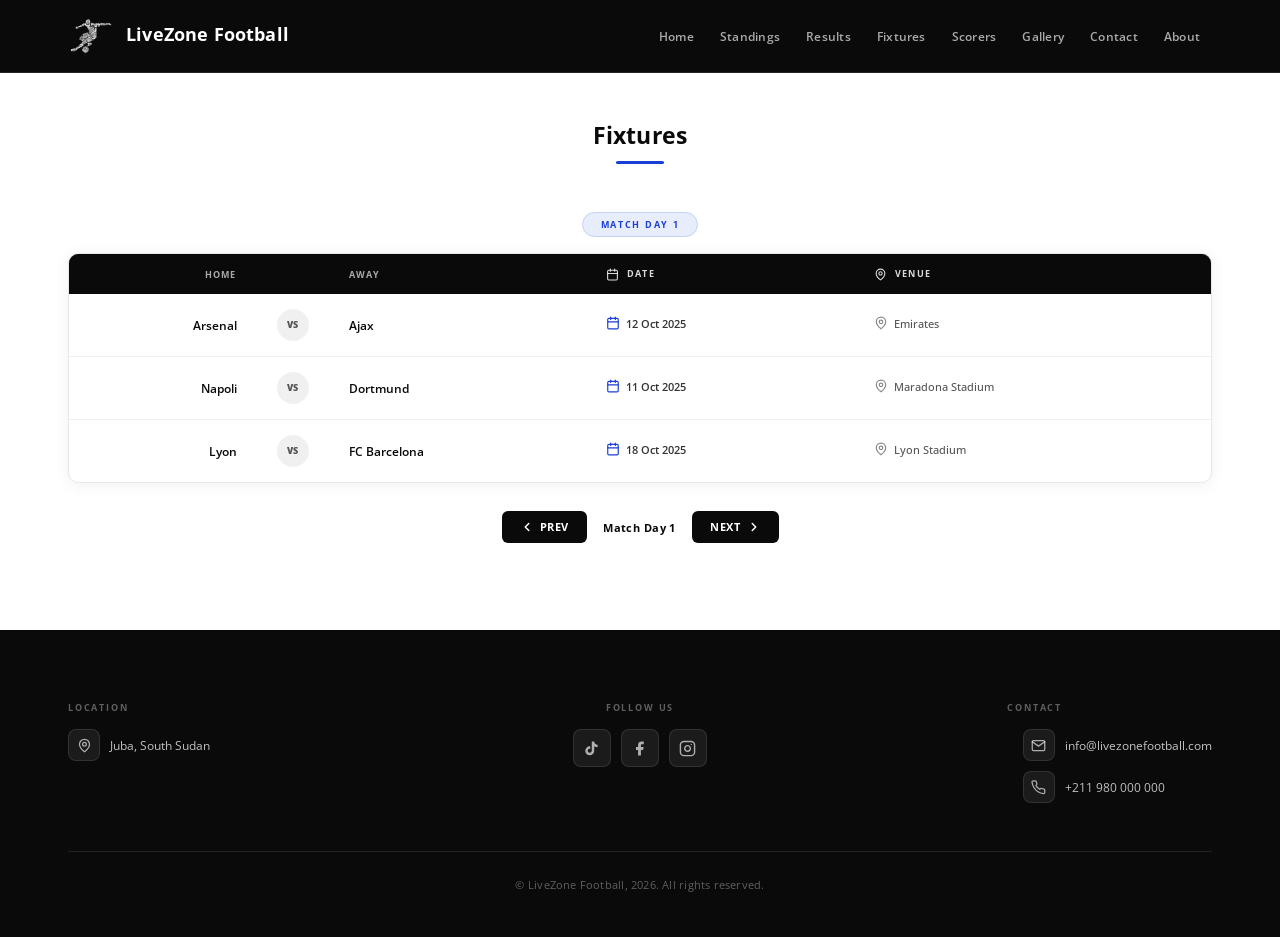
<file: fixtures.html>
<!DOCTYPE html>
<html lang = "en" dir = "ltr">
	<head>
		<title> LiveZone Football </title>

		<meta charset = "UTF-8" />
		<meta name = "author" content = "Michael Chan" /> <!--date of creation; June, 2024-->
		<meta name = "viewport" content = "width=device-width, initial-scale=1.0, shrink-to-fit=no" />

		<!--browser icon-->
		<!--<link rel = "icon" type = "image/x-icon" href = "images/logo.png" />-->

		<!--custom css-->
		<link rel = "stylesheet" href = "css/style.css" />

		<!--font awesome link-->
        <link rel = "stylesheet" href = "https://cdnjs.cloudflare.com/ajax/libs/font-awesome/6.7.2/css/all.min.css" />

        <!--google font, Open Sans-->
        <link rel = "preconnect" href = "https://fonts.googleapis.com" />
		<link rel = "preconnect" href = "https://fonts.gstatic.com" crossorigin />
		<link	href = "https://fonts.googleapis.com/css2?family=Open+Sans:ital,wght@0,300..800;1,300..800&display=swap" 
				rel = "stylesheet" />
	</head>

	<body>
		<!--header-->
	    <section class = "header">
	      	<div class = "container">
		        <header>
		          	<input type = "checkbox" id = "check">
		          	<label for = "check" class = "checkbtn">
		            	<i class = "fas fa-bars"></i>
		          	</label>

		          	<a href = "index.html">
		            	<div class = "logo">
		              		<img src = "images/logo.png" alt = "logo" />
		              		<span> LiveZone Football </span>
		            	</div>
		          	</a>

		          	<nav>
			            <a href = "index.html"> Home </a>
			            <a href = "standings.html"> Standings </a>
			            <a href = "results.html"> Results </a>
			            <a href = "fixtures.html"> Fixtures </a>
			            <a href = "scorers.html"> Scorers </a>
			            <a href = "gallery.html"> Gallery </a>
			            <a href = "contact.html"> Contact </a>
			            <a href = "about.html"> About </a>
		          	</nav>
		        </header>
	      	</div>
	    </section>
	    <!--header ends-->

		<!--fixtures-->
		<section class="fixtures">
		  	<div class="container">
			    <h2 class="section-title">Fixtures</h2>

			    <div class="fixtures-matchday-label">
			      	<span class="matchday-tag">Match Day 1</span>
			    </div>

			    <div class="fixtures-table-wrap">
			      	<table class="fixtures-table">
				        <thead>
				          	<tr>
					            <th class="col-home">Home</th>
					            <th class="col-vs"></th>
					            <th class="col-away">Away</th>
					            <th class="col-date">
					              	<span class="th-icon">
					                	<svg xmlns="http://www.w3.org/2000/svg" viewBox="0 0 24 24" fill="none" stroke="currentColor" stroke-width="2" stroke-linecap="round" stroke-linejoin="round"><rect x="3" y="4" width="18" height="18" rx="2" ry="2"/><line x1="16" y1="2" x2="16" y2="6"/><line x1="8" y1="2" x2="8" y2="6"/><line x1="3" y1="10" x2="21" y2="10"/></svg>
					              	</span>
					              	Date
					            </th>
					            <th class="col-venue">
					              	<span class="th-icon">
					                	<svg xmlns="http://www.w3.org/2000/svg" viewBox="0 0 24 24" fill="none" stroke="currentColor" stroke-width="2" stroke-linecap="round" stroke-linejoin="round"><path d="M20 10c0 6-8 12-8 12S4 16 4 10a8 8 0 1 1 16 0z"/><circle cx="12" cy="10" r="3"/></svg>
					              	</span>
					              	Venue
					            </th>
				          	</tr>
				        </thead>

				        <tbody>
				          	<tr>
					            <td class="col-home"><span class="team-name">Arsenal</span></td>
					            <td class="col-vs"><span class="vs-badge">vs</span></td>
					            <td class="col-away"><span class="team-name">Ajax</span></td>
					            <td class="col-date">
					              	<span class="date-chip">
					                	<svg xmlns="http://www.w3.org/2000/svg" viewBox="0 0 24 24" fill="none" stroke="currentColor" stroke-width="2" stroke-linecap="round" stroke-linejoin="round"><rect x="3" y="4" width="18" height="18" rx="2" ry="2"/><line x1="16" y1="2" x2="16" y2="6"/><line x1="8" y1="2" x2="8" y2="6"/><line x1="3" y1="10" x2="21" y2="10"/></svg>
					                	12 Oct 2025
					              	</span>
					            </td>
					            <td class="col-venue">
					              	<span class="venue-chip">
					                	<svg xmlns="http://www.w3.org/2000/svg" viewBox="0 0 24 24" fill="none" stroke="currentColor" stroke-width="2" stroke-linecap="round" stroke-linejoin="round"><path d="M20 10c0 6-8 12-8 12S4 16 4 10a8 8 0 1 1 16 0z"/><circle cx="12" cy="10" r="3"/></svg>
					                	Emirates
					              	</span>
					            </td>
				          	</tr>

				          	<tr>
					            <td class="col-home"><span class="team-name">Napoli</span></td>
					            <td class="col-vs"><span class="vs-badge">vs</span></td>
					            <td class="col-away"><span class="team-name">Dortmund</span></td>
					            <td class="col-date">
					              	<span class="date-chip">
					                	<svg xmlns="http://www.w3.org/2000/svg" viewBox="0 0 24 24" fill="none" stroke="currentColor" stroke-width="2" stroke-linecap="round" stroke-linejoin="round"><rect x="3" y="4" width="18" height="18" rx="2" ry="2"/><line x1="16" y1="2" x2="16" y2="6"/><line x1="8" y1="2" x2="8" y2="6"/><line x1="3" y1="10" x2="21" y2="10"/></svg>
					                	11 Oct 2025
					              	</span>
					            </td>
					            <td class="col-venue">
					              	<span class="venue-chip">
					                	<svg xmlns="http://www.w3.org/2000/svg" viewBox="0 0 24 24" fill="none" stroke="currentColor" stroke-width="2" stroke-linecap="round" stroke-linejoin="round"><path d="M20 10c0 6-8 12-8 12S4 16 4 10a8 8 0 1 1 16 0z"/><circle cx="12" cy="10" r="3"/></svg>
					                	Maradona Stadium
					              	</span>
					            </td>
				          	</tr>

				          	<tr>
					            <td class="col-home"><span class="team-name">Lyon</span></td>
					            <td class="col-vs"><span class="vs-badge">vs</span></td>
					            <td class="col-away"><span class="team-name">FC Barcelona</span></td>
					            <td class="col-date">
					              	<span class="date-chip">
					                	<svg xmlns="http://www.w3.org/2000/svg" viewBox="0 0 24 24" fill="none" stroke="currentColor" stroke-width="2" stroke-linecap="round" stroke-linejoin="round"><rect x="3" y="4" width="18" height="18" rx="2" ry="2"/><line x1="16" y1="2" x2="16" y2="6"/><line x1="8" y1="2" x2="8" y2="6"/><line x1="3" y1="10" x2="21" y2="10"/></svg>
					                	18 Oct 2025
					              	</span>
					            </td>
					            <td class="col-venue">
					              	<span class="venue-chip">
					                	<svg xmlns="http://www.w3.org/2000/svg" viewBox="0 0 24 24" fill="none" stroke="currentColor" stroke-width="2" stroke-linecap="round" stroke-linejoin="round"><path d="M20 10c0 6-8 12-8 12S4 16 4 10a8 8 0 1 1 16 0z"/><circle cx="12" cy="10" r="3"/></svg>
					                	Lyon Stadium
					              	</span>
					            </td>
				          	</tr>
				        </tbody>
			      	</table>
			    </div>

			    <div class="fixtures-pagination">
			      	<a href="" class="pagination-btn">
			        	<svg xmlns="http://www.w3.org/2000/svg" viewBox="0 0 24 24" fill="none" stroke="currentColor" stroke-width="2.5" stroke-linecap="round" stroke-linejoin="round"><polyline points="15 18 9 12 15 6"/></svg>
			        	Prev
			      	</a>

			      	<span class="pagination-label">Match Day 1</span>
			      
			      	<a href="" class="pagination-btn">
			        	Next
			        	<svg xmlns="http://www.w3.org/2000/svg" viewBox="0 0 24 24" fill="none" stroke="currentColor" stroke-width="2.5" stroke-linecap="round" stroke-linejoin="round"><polyline points="9 18 15 12 9 6"/></svg>
			      	</a>
			    </div>

		  	</div>
		</section>
		<!--fixtures end-->

		<!--footer-->
		<section class = "footer">
			<div class = "container">
			    
			    <div class = "footer-container">

			      	<!--location-->
			      	<div class = "footer-box">
			        	<p class = "footer-box-label"> Location </p>
			        	<div class = "footer-detail">
			          		<span class = "footer-icon">
				            	<svg	xmlns = "http://www.w3.org/2000/svg" 
				            			viewBox = "0 0 24 24" 
				            			fill = "none" 
				            			stroke = "currentColor" 
				            			stroke-width = "2" 
				            			stroke-linecap = "round" 
				            			stroke-linejoin = "round">
				            		<path d = "M20 10c0 6-8 12-8 12S4 16 4 10a8 8 0 1 1 16 0z" />
				            		<circle cx = "12" cy = "10" r = "3" />
				            	</svg>
			          		</span>
			          		<span> Juba, South Sudan </span>
			        	</div>
			      	</div>

			      	<!--social-->
			      	<div class = "footer-box footer-box--center">
				        <p class = "footer-box-label"> Follow Us </p>
				        <div class = "follow-icons">
				          	<a href = "" class = "social-link" aria-label = "TikTok">
				            	<svg	xmlns = "http://www.w3.org/2000/svg" 
				            			viewBox = "0 0 24 24" 
				            			fill = "currentColor">
				            		<path d = "M19.59 6.69a4.83 4.83 0 0 1-3.77-4.25V2h-3.45v13.67a2.89 2.89 0 0 1-2.88 2.5 2.89 2.89 0 0 1-2.89-2.89 2.89 2.89 0 0 1 2.89-2.89c.28 0 .54.04.79.1V9.01a6.33 6.33 0 0 0-.79-.05 6.34 6.34 0 0 0-6.34 6.34 6.34 6.34 0 0 0 6.34 6.34 6.34 6.34 0 0 0 6.33-6.34V8.69a8.18 8.18 0 0 0 4.78 1.52V6.76a4.85 4.85 0 0 1-1.01-.07z" />
				            	</svg>
				          	</a>

				          	<a href = "" class = "social-link" aria-label = "Facebook">
				            	<svg	xmlns = "http://www.w3.org/2000/svg" 
				            			viewBox = "0 0 24 24" 
				            			fill = "currentColor">
				            		<path d = "M18 2h-3a5 5 0 0 0-5 5v3H7v4h3v8h4v-8h3l1-4h-4V7a1 1 0 0 1 1-1h3z" />
				            	</svg>
				          	</a>

				          	<a href = "" class = "social-link" aria-label = "Instagram">
				            	<svg	xmlns = "http://www.w3.org/2000/svg" 
				            			viewBox = "0 0 24 24" 
				            			fill = "none" 
				            			stroke = "currentColor" 
				            			stroke-width = "2" 
				            			stroke-linecap = "round" 
				            			stroke-linejoin = "round">
				            		<rect x = "2" y = "2" width = "20" height = "20" rx = "5" ry = "5" />
				            		<path d = "M16 11.37A4 4 0 1 1 12.63 8 4 4 0 0 1 16 11.37z" />
				            		<line x1 = "17.5" y1 = "6.5" x2 = "17.51" y2 = "6.5" />
				            	</svg>
				          	</a>
				        </div>
			      	</div>

			      	<!--contact-->
			      	<div class = "footer-box footer-box--right">
				        <p class = "footer-box-label"> Contact </p>
				        <div class = "contact-icons">
				          	<div class = "footer-detail">
				            	<span class = "footer-icon">
				              		<svg	xmlns = "http://www.w3.org/2000/svg" 
				              				viewBox = "0 0 24 24" 
				              				fill = "none" 
				              				stroke = "currentColor" 
				              				stroke-width = "2" 
				              				stroke-linecap = "round" 
				              				stroke-linejoin = "round">
				              			<path d = "M4 4h16c1.1 0 2 .9 2 2v12c0 1.1-.9 2-2 2H4c-1.1 0-2-.9-2-2V6c0-1.1.9-2 2-2z" />
				              			<polyline points = "22,6 12,13 2,6" />
				              		</svg>
				            	</span>
				            	<a href = "mailto:info@livezonefootball.com"> info@livezonefootball.com </a>
				          	</div>

				          	<div class = "footer-detail">
					            <span class = "footer-icon">
									<svg	xmlns = "http://www.w3.org/2000/svg" 
											viewBox = "0 0 24 24" 
											fill = "none" 
											stroke = "currentColor" 
											stroke-width = "2" 
											stroke-linecap = "round" 
											stroke-linejoin = "round">
										<path d = "M22 16.92v3a2 2 0 0 1-2.18 2 19.79 19.79 0 0 1-8.63-3.07A19.5 19.5 0 0 1 4.69 12 19.79 19.79 0 0 1 1.61 3.4 2 2 0 0 1 3.6 1.22h3a2 2 0 0 1 2 1.72c.127.96.361 1.903.7 2.81a2 2 0 0 1-.45 2.11L7.91 8.91a16 16 0 0 0 6 6l.91-.91a2 2 0 0 1 2.11-.45c.907.339 1.85.573 2.81.7A2 2 0 0 1 21.73 16.92z" />
									</svg>
					            </span>
					            <span> +211 980 000 000 </span>
				          	</div>
				        </div>
			      	</div>

			    </div>

			    <hr class = "footer-hr" />

			    <footer>
			      	<p class = "footer-copy"> &copy; LiveZone Football, <span id = "year"></span>. All rights reserved. </p>
			    </footer>
		  	</div>
		</section>
		<!--footer end-->

		<!--javascript-->
		<script src = "js/script.js"></script>
		<!--javascript end-->
	</body>
</html>
</file>
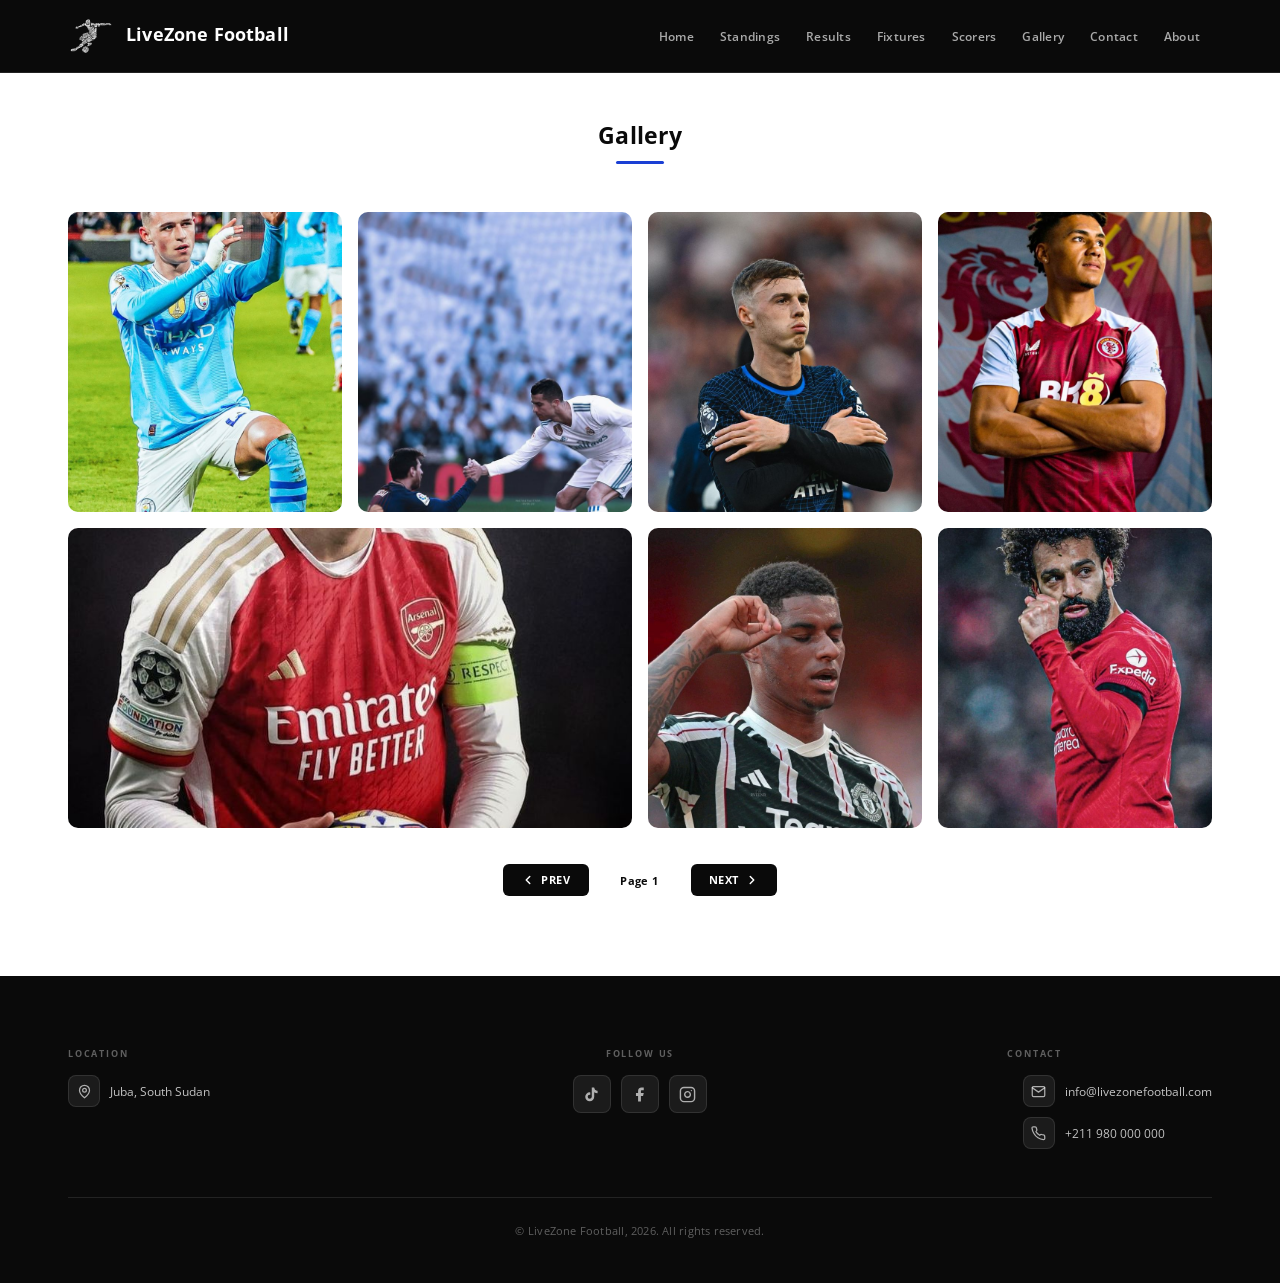
<file: gallery.html>
<!DOCTYPE html>
<html lang = "en" dir = "ltr">
	<head>
		<title> LiveZone Football </title>

		<meta charset = "UTF-8" />
		<meta name = "author" content = "Michael Chan" /> <!--date of creation; June, 2024-->
		<meta name = "viewport" content = "width=device-width, initial-scale=1.0, shrink-to-fit=no" />

		<!--browser icon-->
		<!--<link rel = "icon" type = "image/x-icon" href = "images/logo.png" />-->

		<!--custom css-->
		<link rel = "stylesheet" href = "css/style.css" />

		<!--font awesome link-->
        <link rel = "stylesheet" href = "https://cdnjs.cloudflare.com/ajax/libs/font-awesome/6.7.2/css/all.min.css" />

        <!--google font, Open Sans-->
        <link rel = "preconnect" href = "https://fonts.googleapis.com" />
		<link rel = "preconnect" href = "https://fonts.gstatic.com" crossorigin />
		<link	href = "https://fonts.googleapis.com/css2?family=Open+Sans:ital,wght@0,300..800;1,300..800&display=swap" 
				rel = "stylesheet" />
	</head>

	<body>
		<!--header-->
	    <section class = "header">
	      	<div class = "container">
		        <header>
		          	<input type = "checkbox" id = "check">
		          	<label for = "check" class = "checkbtn">
		            	<i class = "fas fa-bars"></i>
		          	</label>

		          	<a href = "index.html">
		            	<div class = "logo">
		              		<img src = "images/logo.png" alt = "logo" />
		              		<span> LiveZone Football </span>
		            	</div>
		          	</a>

		          	<nav>
			            <a href = "index.html"> Home </a>
			            <a href = "standings.html"> Standings </a>
			            <a href = "results.html"> Results </a>
			            <a href = "fixtures.html"> Fixtures </a>
			            <a href = "scorers.html"> Scorers </a>
			            <a href = "gallery.html"> Gallery </a>
			            <a href = "contact.html"> Contact </a>
			            <a href = "about.html"> About </a>
		          	</nav>
		        </header>
	      	</div>
	    </section>
	    <!--header ends-->

		<!--gallery-->
		<section class="gallery">
		  	<div class="container">
			    <h2 class="section-title">Gallery</h2>

			    <div class="gallery-grid">
			      	<div class="gallery-item">
				        <img src="images/players/foden.jpg" alt="Foden" />
				        <div class="gallery-overlay">
				          	<span class="gallery-caption">Foden</span>
				        </div>
			      	</div>

			      	<div class="gallery-item">
				        <img src="images/players/messi.jpg" alt="Messi" />
				        <div class="gallery-overlay">
				          	<span class="gallery-caption">Messi</span>
				        </div>
			      	</div>

			      	<div class="gallery-item">
				        <img src="images/players/palmer.jpg" alt="Palmer" />
				        <div class="gallery-overlay">
				          	<span class="gallery-caption">Palmer</span>
				        </div>
			      	</div>

			      	<div class="gallery-item">
				        <img src="images/players/watkins.jpg" alt="Watkins" />
				        <div class="gallery-overlay">
				          	<span class="gallery-caption">Watkins</span>
				        </div>
			      	</div>

			      	<div class="gallery-item">
				        <img src="images/players/odegaard.jpg" alt="Odegaard" />
				        <div class="gallery-overlay">
				          	<span class="gallery-caption">Ødegaard</span>
				        </div>
			      	</div>

			      	<div class="gallery-item">
				        <img src="images/players/rashford.jpg" alt="Rashford" />
				        <div class="gallery-overlay">
				          	<span class="gallery-caption">Rashford</span>
				        </div>
			      	</div>

			      	<div class="gallery-item">
				        <img src="images/players/salah.jpg" alt="Salah" />
				        <div class="gallery-overlay">
				          	<span class="gallery-caption">Salah</span>
				        </div>
			      	</div>
			    </div>

			    <div class="gallery-pagination">
			      	<a href="" class="pagination-btn">
			        	<svg xmlns="http://www.w3.org/2000/svg" viewBox="0 0 24 24" fill="none" stroke="currentColor" stroke-width="2.5" stroke-linecap="round" stroke-linejoin="round"><polyline points="15 18 9 12 15 6"/></svg>
			        	Prev
			      	</a>

			      	<span class="pagination-label">Page 1</span>
			      	
			      	<a href="" class="pagination-btn">
			        	Next
			        	<svg xmlns="http://www.w3.org/2000/svg" viewBox="0 0 24 24" fill="none" stroke="currentColor" stroke-width="2.5" stroke-linecap="round" stroke-linejoin="round"><polyline points="9 18 15 12 9 6"/></svg>
			      	</a>
			    </div>

		  	</div>
		</section>
		<!--gallery end-->

		<!--footer-->
		<section class = "footer">
			<div class = "container">
			    
			    <div class = "footer-container">

			      	<!--location-->
			      	<div class = "footer-box">
			        	<p class = "footer-box-label"> Location </p>
			        	<div class = "footer-detail">
			          		<span class = "footer-icon">
				            	<svg	xmlns = "http://www.w3.org/2000/svg" 
				            			viewBox = "0 0 24 24" 
				            			fill = "none" 
				            			stroke = "currentColor" 
				            			stroke-width = "2" 
				            			stroke-linecap = "round" 
				            			stroke-linejoin = "round">
				            		<path d = "M20 10c0 6-8 12-8 12S4 16 4 10a8 8 0 1 1 16 0z" />
				            		<circle cx = "12" cy = "10" r = "3" />
				            	</svg>
			          		</span>
			          		<span> Juba, South Sudan </span>
			        	</div>
			      	</div>

			      	<!--social-->
			      	<div class = "footer-box footer-box--center">
				        <p class = "footer-box-label"> Follow Us </p>
				        <div class = "follow-icons">
				          	<a href = "" class = "social-link" aria-label = "TikTok">
				            	<svg	xmlns = "http://www.w3.org/2000/svg" 
				            			viewBox = "0 0 24 24" 
				            			fill = "currentColor">
				            		<path d = "M19.59 6.69a4.83 4.83 0 0 1-3.77-4.25V2h-3.45v13.67a2.89 2.89 0 0 1-2.88 2.5 2.89 2.89 0 0 1-2.89-2.89 2.89 2.89 0 0 1 2.89-2.89c.28 0 .54.04.79.1V9.01a6.33 6.33 0 0 0-.79-.05 6.34 6.34 0 0 0-6.34 6.34 6.34 6.34 0 0 0 6.34 6.34 6.34 6.34 0 0 0 6.33-6.34V8.69a8.18 8.18 0 0 0 4.78 1.52V6.76a4.85 4.85 0 0 1-1.01-.07z" />
				            	</svg>
				          	</a>

				          	<a href = "" class = "social-link" aria-label = "Facebook">
				            	<svg	xmlns = "http://www.w3.org/2000/svg" 
				            			viewBox = "0 0 24 24" 
				            			fill = "currentColor">
				            		<path d = "M18 2h-3a5 5 0 0 0-5 5v3H7v4h3v8h4v-8h3l1-4h-4V7a1 1 0 0 1 1-1h3z" />
				            	</svg>
				          	</a>

				          	<a href = "" class = "social-link" aria-label = "Instagram">
				            	<svg	xmlns = "http://www.w3.org/2000/svg" 
				            			viewBox = "0 0 24 24" 
				            			fill = "none" 
				            			stroke = "currentColor" 
				            			stroke-width = "2" 
				            			stroke-linecap = "round" 
				            			stroke-linejoin = "round">
				            		<rect x = "2" y = "2" width = "20" height = "20" rx = "5" ry = "5" />
				            		<path d = "M16 11.37A4 4 0 1 1 12.63 8 4 4 0 0 1 16 11.37z" />
				            		<line x1 = "17.5" y1 = "6.5" x2 = "17.51" y2 = "6.5" />
				            	</svg>
				          	</a>
				        </div>
			      	</div>

			      	<!--contact-->
			      	<div class = "footer-box footer-box--right">
				        <p class = "footer-box-label"> Contact </p>
				        <div class = "contact-icons">
				          	<div class = "footer-detail">
				            	<span class = "footer-icon">
				              		<svg	xmlns = "http://www.w3.org/2000/svg" 
				              				viewBox = "0 0 24 24" 
				              				fill = "none" 
				              				stroke = "currentColor" 
				              				stroke-width = "2" 
				              				stroke-linecap = "round" 
				              				stroke-linejoin = "round">
				              			<path d = "M4 4h16c1.1 0 2 .9 2 2v12c0 1.1-.9 2-2 2H4c-1.1 0-2-.9-2-2V6c0-1.1.9-2 2-2z" />
				              			<polyline points = "22,6 12,13 2,6" />
				              		</svg>
				            	</span>
				            	<a href = "mailto:info@livezonefootball.com"> info@livezonefootball.com </a>
				          	</div>

				          	<div class = "footer-detail">
					            <span class = "footer-icon">
									<svg	xmlns = "http://www.w3.org/2000/svg" 
											viewBox = "0 0 24 24" 
											fill = "none" 
											stroke = "currentColor" 
											stroke-width = "2" 
											stroke-linecap = "round" 
											stroke-linejoin = "round">
										<path d = "M22 16.92v3a2 2 0 0 1-2.18 2 19.79 19.79 0 0 1-8.63-3.07A19.5 19.5 0 0 1 4.69 12 19.79 19.79 0 0 1 1.61 3.4 2 2 0 0 1 3.6 1.22h3a2 2 0 0 1 2 1.72c.127.96.361 1.903.7 2.81a2 2 0 0 1-.45 2.11L7.91 8.91a16 16 0 0 0 6 6l.91-.91a2 2 0 0 1 2.11-.45c.907.339 1.85.573 2.81.7A2 2 0 0 1 21.73 16.92z" />
									</svg>
					            </span>
					            <span> +211 980 000 000 </span>
				          	</div>
				        </div>
			      	</div>

			    </div>

			    <hr class = "footer-hr" />

			    <footer>
			      	<p class = "footer-copy"> &copy; LiveZone Football, <span id = "year"></span>. All rights reserved. </p>
			    </footer>
		  	</div>
		</section>
		<!--footer end-->

		<!--javascript-->
		<script src = "js/script.js"></script>
		<!--javascript end-->
	</body>
</html>
</file>
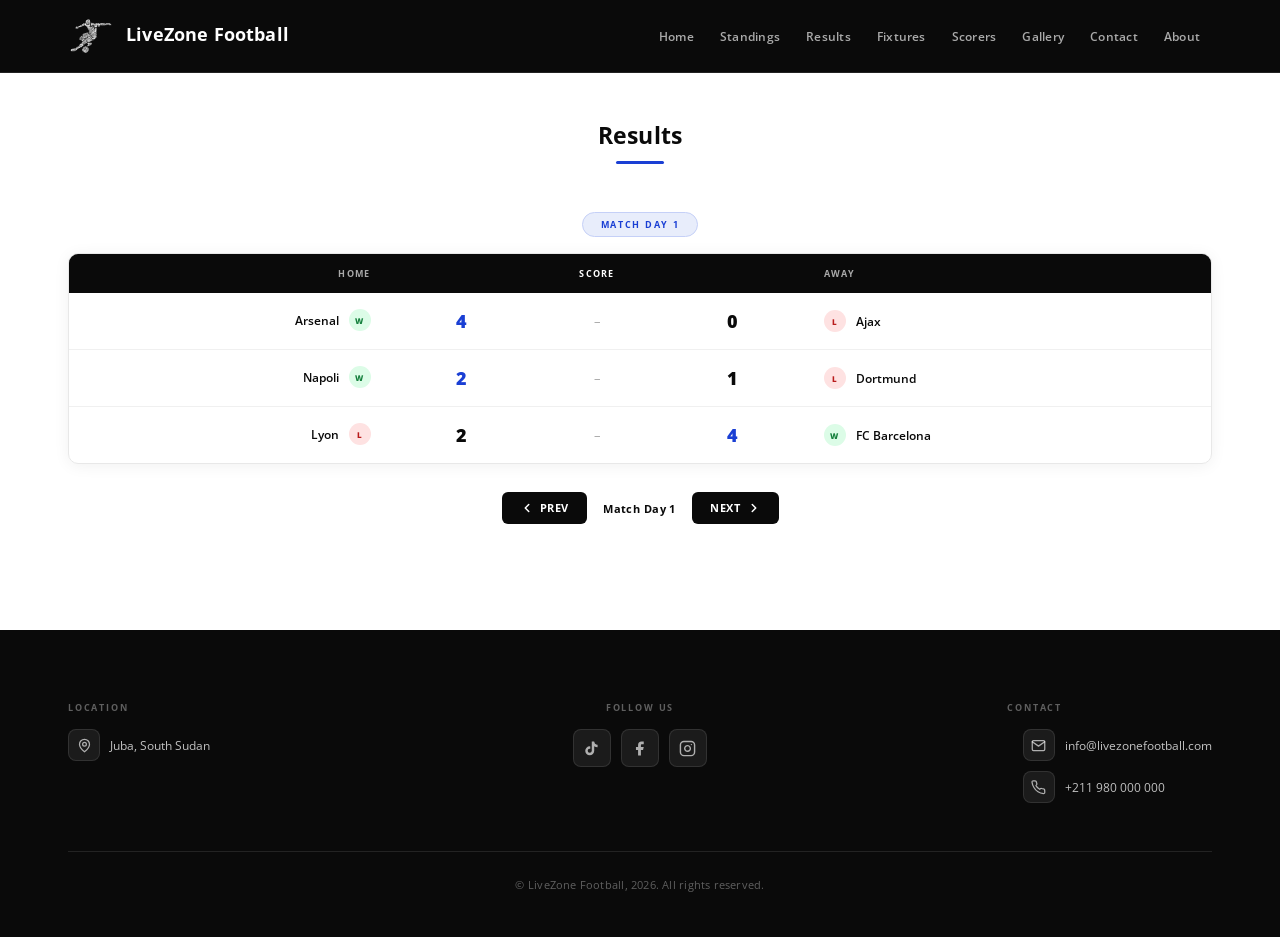
<file: results.html>
<!DOCTYPE html>
<html lang = "en" dir = "ltr">
	<head>
		<title> LiveZone Football </title>

		<meta charset = "UTF-8" />
		<meta name = "author" content = "Michael Chan" /> <!--date of creation; June, 2024-->
		<meta name = "viewport" content = "width=device-width, initial-scale=1.0, shrink-to-fit=no" />

		<!--browser icon-->
		<!--<link rel = "icon" type = "image/x-icon" href = "images/logo.png" />-->

		<!--custom css-->
		<link rel = "stylesheet" href = "css/style.css" />

		<!--font awesome link-->
        <link rel = "stylesheet" href = "https://cdnjs.cloudflare.com/ajax/libs/font-awesome/6.7.2/css/all.min.css" />

        <!--google font, Open Sans-->
        <link rel = "preconnect" href = "https://fonts.googleapis.com" />
		<link rel = "preconnect" href = "https://fonts.gstatic.com" crossorigin />
		<link	href = "https://fonts.googleapis.com/css2?family=Open+Sans:ital,wght@0,300..800;1,300..800&display=swap" 
				rel = "stylesheet" />
	</head>

	<body>
		<!--header-->
	    <section class = "header">
	      	<div class = "container">
		        <header>
		          	<input type = "checkbox" id = "check">
		          	<label for = "check" class = "checkbtn">
		            	<i class = "fas fa-bars"></i>
		          	</label>

		          	<a href = "index.html">
		            	<div class = "logo">
		              		<img src = "images/logo.png" alt = "logo" />
		              		<span> LiveZone Football </span>
		            	</div>
		          	</a>

		          	<nav>
			            <a href = "index.html"> Home </a>
			            <a href = "standings.html"> Standings </a>
			            <a href = "results.html"> Results </a>
			            <a href = "fixtures.html"> Fixtures </a>
			            <a href = "scorers.html"> Scorers </a>
			            <a href = "gallery.html"> Gallery </a>
			            <a href = "contact.html"> Contact </a>
			            <a href = "about.html"> About </a>
		          	</nav>
		        </header>
	      	</div>
	    </section>
	    <!--header ends-->

		<!--results-->
		<section class="results">
		  	<div class="container">
			    <h2 class="section-title">Results</h2>

			    <div class="results-matchday-label">
			      	<span class="matchday-tag">Match Day 1</span>
			    </div>

			    <div class="results-table-wrap">
			      	<table class="results-table">
				        <thead>
				          	<tr>
					            <th class="col-home">Home</th>
					            <th class="col-score" colspan="3">Score</th>
					            <th class="col-away">Away</th>
				          	</tr>
				        </thead>
				        <tbody>
				          	<!-- Win for home: home-win class on row -->
				          	<tr class="home-win">
					            <td class="col-home">
					              	<span class="team-name">Arsenal</span>
					              	<span class="result-badge badge-win">W</span>
					            </td>
					            <td class="score-home">4</td>
					            <td class="score-sep">–</td>
					            <td class="score-away">0</td>
					            <td class="col-away">
					              	<span class="result-badge badge-loss">L</span>
					              	<span class="team-name">Ajax</span>
					            </td>
				          	</tr>

				          	<!-- Win for home -->
				          	<tr class="home-win">
					            <td class="col-home">
					              	<span class="team-name">Napoli</span>
					              	<span class="result-badge badge-win">W</span>
					            </td>
					            <td class="score-home">2</td>
					            <td class="score-sep">–</td>
					            <td class="score-away">1</td>
					            <td class="col-away">
					              	<span class="result-badge badge-loss">L</span>
					              	<span class="team-name">Dortmund</span>
					            </td>
				          	</tr>

				          	<!-- Win for away: away-win class on row -->
				          	<tr class="away-win">
					            <td class="col-home">
					              	<span class="team-name">Lyon</span>
					              	<span class="result-badge badge-loss">L</span>
					            </td>
					            <td class="score-home">2</td>
					            <td class="score-sep">–</td>
					            <td class="score-away">4</td>
					            <td class="col-away">
					              	<span class="result-badge badge-win">W</span>
					              	<span class="team-name">FC Barcelona</span>
					            </td>
				          	</tr>
				        </tbody>
			      	</table>
			    </div>

			    <div class="results-pagination">
			      	<a href="" class="pagination-btn pagination-btn--prev">
			        	<svg xmlns="http://www.w3.org/2000/svg" viewBox="0 0 24 24" fill="none" stroke="currentColor" stroke-width="2.5" stroke-linecap="round" stroke-linejoin="round"><polyline points="15 18 9 12 15 6"/></svg>
			        	Prev
			      	</a>

			      	<span class="pagination-label">Match Day 1</span>

			      	<a href="" class="pagination-btn pagination-btn--next">
			        	Next
			        	<svg xmlns="http://www.w3.org/2000/svg" viewBox="0 0 24 24" fill="none" stroke="currentColor" stroke-width="2.5" stroke-linecap="round" stroke-linejoin="round"><polyline points="9 18 15 12 9 6"/></svg>
			      	</a>
			    </div>

		  	</div>
		</section>
		<!--results end-->

		<!--footer-->
		<section class = "footer">
			<div class = "container">
			    
			    <div class = "footer-container">

			      	<!--location-->
			      	<div class = "footer-box">
			        	<p class = "footer-box-label"> Location </p>
			        	<div class = "footer-detail">
			          		<span class = "footer-icon">
				            	<svg	xmlns = "http://www.w3.org/2000/svg" 
				            			viewBox = "0 0 24 24" 
				            			fill = "none" 
				            			stroke = "currentColor" 
				            			stroke-width = "2" 
				            			stroke-linecap = "round" 
				            			stroke-linejoin = "round">
				            		<path d = "M20 10c0 6-8 12-8 12S4 16 4 10a8 8 0 1 1 16 0z" />
				            		<circle cx = "12" cy = "10" r = "3" />
				            	</svg>
			          		</span>
			          		<span> Juba, South Sudan </span>
			        	</div>
			      	</div>

			      	<!--social-->
			      	<div class = "footer-box footer-box--center">
				        <p class = "footer-box-label"> Follow Us </p>
				        <div class = "follow-icons">
				          	<a href = "" class = "social-link" aria-label = "TikTok">
				            	<svg	xmlns = "http://www.w3.org/2000/svg" 
				            			viewBox = "0 0 24 24" 
				            			fill = "currentColor">
				            		<path d = "M19.59 6.69a4.83 4.83 0 0 1-3.77-4.25V2h-3.45v13.67a2.89 2.89 0 0 1-2.88 2.5 2.89 2.89 0 0 1-2.89-2.89 2.89 2.89 0 0 1 2.89-2.89c.28 0 .54.04.79.1V9.01a6.33 6.33 0 0 0-.79-.05 6.34 6.34 0 0 0-6.34 6.34 6.34 6.34 0 0 0 6.34 6.34 6.34 6.34 0 0 0 6.33-6.34V8.69a8.18 8.18 0 0 0 4.78 1.52V6.76a4.85 4.85 0 0 1-1.01-.07z" />
				            	</svg>
				          	</a>

				          	<a href = "" class = "social-link" aria-label = "Facebook">
				            	<svg	xmlns = "http://www.w3.org/2000/svg" 
				            			viewBox = "0 0 24 24" 
				            			fill = "currentColor">
				            		<path d = "M18 2h-3a5 5 0 0 0-5 5v3H7v4h3v8h4v-8h3l1-4h-4V7a1 1 0 0 1 1-1h3z" />
				            	</svg>
				          	</a>

				          	<a href = "" class = "social-link" aria-label = "Instagram">
				            	<svg	xmlns = "http://www.w3.org/2000/svg" 
				            			viewBox = "0 0 24 24" 
				            			fill = "none" 
				            			stroke = "currentColor" 
				            			stroke-width = "2" 
				            			stroke-linecap = "round" 
				            			stroke-linejoin = "round">
				            		<rect x = "2" y = "2" width = "20" height = "20" rx = "5" ry = "5" />
				            		<path d = "M16 11.37A4 4 0 1 1 12.63 8 4 4 0 0 1 16 11.37z" />
				            		<line x1 = "17.5" y1 = "6.5" x2 = "17.51" y2 = "6.5" />
				            	</svg>
				          	</a>
				        </div>
			      	</div>

			      	<!--contact-->
			      	<div class = "footer-box footer-box--right">
				        <p class = "footer-box-label"> Contact </p>
				        <div class = "contact-icons">
				          	<div class = "footer-detail">
				            	<span class = "footer-icon">
				              		<svg	xmlns = "http://www.w3.org/2000/svg" 
				              				viewBox = "0 0 24 24" 
				              				fill = "none" 
				              				stroke = "currentColor" 
				              				stroke-width = "2" 
				              				stroke-linecap = "round" 
				              				stroke-linejoin = "round">
				              			<path d = "M4 4h16c1.1 0 2 .9 2 2v12c0 1.1-.9 2-2 2H4c-1.1 0-2-.9-2-2V6c0-1.1.9-2 2-2z" />
				              			<polyline points = "22,6 12,13 2,6" />
				              		</svg>
				            	</span>
				            	<a href = "mailto:info@livezonefootball.com"> info@livezonefootball.com </a>
				          	</div>

				          	<div class = "footer-detail">
					            <span class = "footer-icon">
									<svg	xmlns = "http://www.w3.org/2000/svg" 
											viewBox = "0 0 24 24" 
											fill = "none" 
											stroke = "currentColor" 
											stroke-width = "2" 
											stroke-linecap = "round" 
											stroke-linejoin = "round">
										<path d = "M22 16.92v3a2 2 0 0 1-2.18 2 19.79 19.79 0 0 1-8.63-3.07A19.5 19.5 0 0 1 4.69 12 19.79 19.79 0 0 1 1.61 3.4 2 2 0 0 1 3.6 1.22h3a2 2 0 0 1 2 1.72c.127.96.361 1.903.7 2.81a2 2 0 0 1-.45 2.11L7.91 8.91a16 16 0 0 0 6 6l.91-.91a2 2 0 0 1 2.11-.45c.907.339 1.85.573 2.81.7A2 2 0 0 1 21.73 16.92z" />
									</svg>
					            </span>
					            <span> +211 980 000 000 </span>
				          	</div>
				        </div>
			      	</div>

			    </div>

			    <hr class = "footer-hr" />

			    <footer>
			      	<p class = "footer-copy"> &copy; LiveZone Football, <span id = "year"></span>. All rights reserved. </p>
			    </footer>
		  	</div>
		</section>
		<!--footer end-->

		<!--javascript-->
		<script src = "js/script.js"></script>
		<!--javascript end-->
	</body>
</html>
</file>
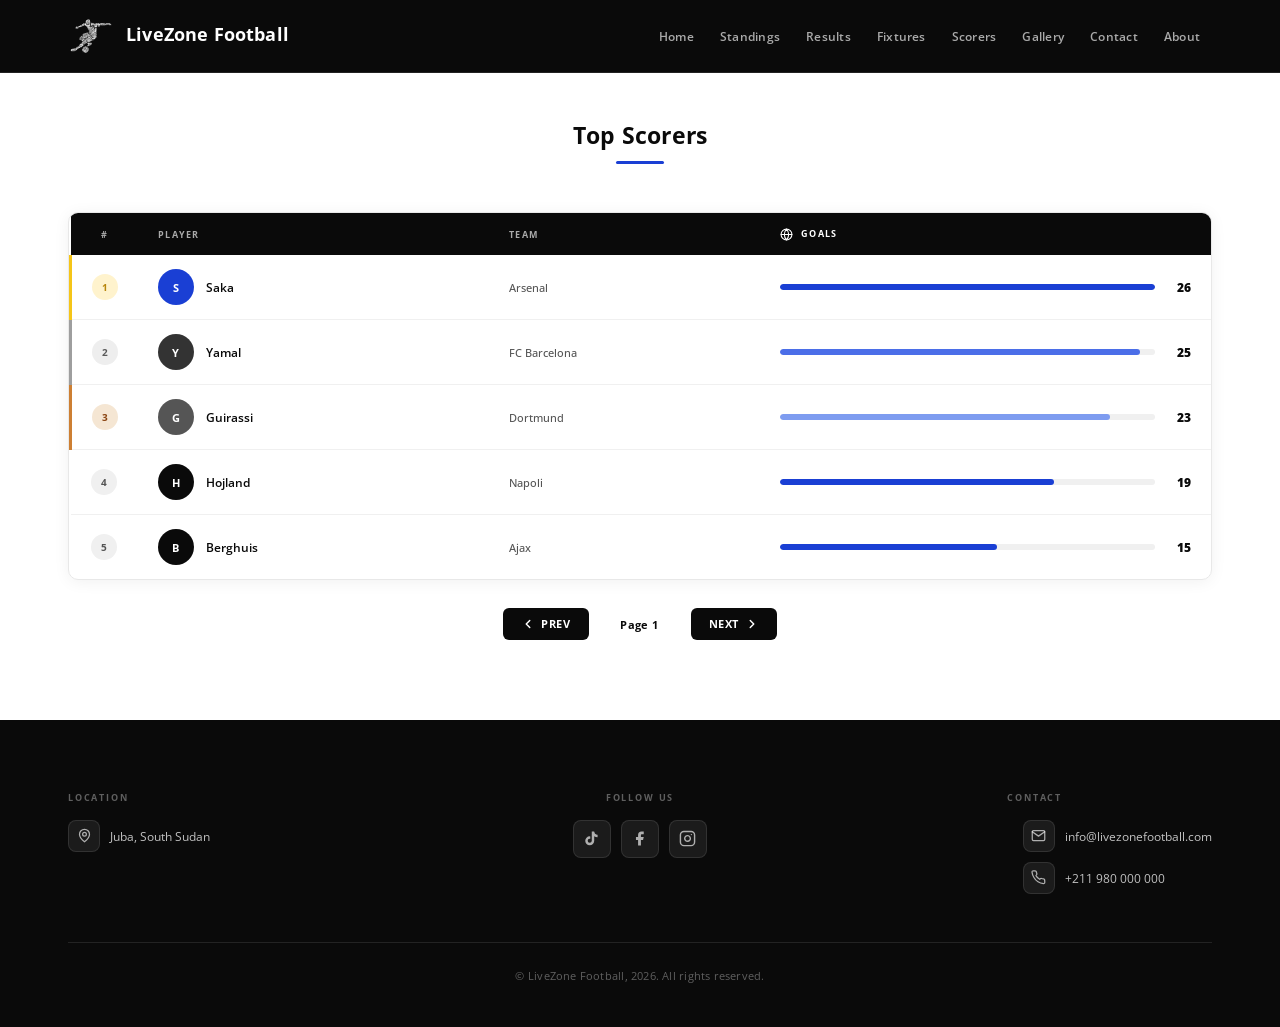
<file: scorers.html>
<!DOCTYPE html>
<html lang = "en" dir = "ltr">
	<head>
		<title> LiveZone Football </title>

		<meta charset = "UTF-8" />
		<meta name = "author" content = "Michael Chan" /> <!--date of creation; June, 2024-->
		<meta name = "viewport" content = "width=device-width, initial-scale=1.0, shrink-to-fit=no" />

		<!--browser icon-->
		<!--<link rel = "icon" type = "image/x-icon" href = "images/logo.png" />-->

		<!--custom css-->
		<link rel = "stylesheet" href = "css/style.css" />

		<!--font awesome link-->
        <link rel = "stylesheet" href = "https://cdnjs.cloudflare.com/ajax/libs/font-awesome/6.7.2/css/all.min.css" />

        <!--google font, Open Sans-->
        <link rel = "preconnect" href = "https://fonts.googleapis.com" />
		<link rel = "preconnect" href = "https://fonts.gstatic.com" crossorigin />
		<link	href = "https://fonts.googleapis.com/css2?family=Open+Sans:ital,wght@0,300..800;1,300..800&display=swap" 
				rel = "stylesheet" />
	</head>

	<body>
		<!--header-->
	    <section class = "header">
	      	<div class = "container">
		        <header>
		          	<input type = "checkbox" id = "check">
		          	<label for = "check" class = "checkbtn">
		            	<i class = "fas fa-bars"></i>
		          	</label>

		          	<a href = "index.html">
		            	<div class = "logo">
		              		<img src = "images/logo.png" alt = "logo" />
		              		<span> LiveZone Football </span>
		            	</div>
		          	</a>

		          	<nav>
			            <a href = "index.html"> Home </a>
			            <a href = "standings.html"> Standings </a>
			            <a href = "results.html"> Results </a>
			            <a href = "fixtures.html"> Fixtures </a>
			            <a href = "scorers.html"> Scorers </a>
			            <a href = "gallery.html"> Gallery </a>
			            <a href = "contact.html"> Contact </a>
			            <a href = "about.html"> About </a>
		          	</nav>
		        </header>
	      	</div>
	    </section>
	    <!--header ends-->

		<!--scorers-->
		<section class="scorers">
		  	<div class="container">
			    <h2 class="section-title">Top Scorers</h2>

			    <div class="scorers-table-wrap">
			      	<table class="scorers-table">
				        <thead>
				          	<tr>
					            <th class="col-no">#</th>
					            <th class="col-name">Player</th>
					            <th class="col-team">Team</th>
					            <th class="col-goals">
					              	<span class="th-icon">
					                	<svg xmlns="http://www.w3.org/2000/svg" viewBox="0 0 24 24" fill="none" stroke="currentColor" stroke-width="2" stroke-linecap="round" stroke-linejoin="round"><circle cx="12" cy="12" r="10"/><path d="M12 2a15.3 15.3 0 0 1 4 10 15.3 15.3 0 0 1-4 10 15.3 15.3 0 0 1-4-10A15.3 15.3 0 0 1 12 2z"/><line x1="2" y1="12" x2="22" y2="12"/></svg>
					              	</span>
					              	Goals
					            </th>
				          	</tr>
				        </thead>

				        <tbody>
				          	<tr class="rank-1">
					            <td class="col-no"><span class="rank-badge rank-gold">1</span></td>
					            <td class="col-name">
					              	<div class="player-info">
					                	<span class="player-avatar">S</span>
					                	<div>
					                  		<span class="player-name">Saka</span>
					                	</div>
					              	</div>
					            </td>
					            <td class="col-team"><span class="team-chip">Arsenal</span></td>
					            <td class="col-goals">
					              	<div class="goals-cell">
					                	<div class="goals-bar-wrap">
					                  		<div class="goals-bar" style="width: 100%;"></div>
					                	</div>
					                	<span class="goals-count">26</span>
					              </div>
					            </td>
				          	</tr>

				          	<tr class="rank-2">
					            <td class="col-no"><span class="rank-badge rank-silver">2</span></td>
					            <td class="col-name">
					              	<div class="player-info">
					                	<span class="player-avatar">Y</span>
					                	<div>
					                  		<span class="player-name">Yamal</span>
					                	</div>
					              	</div>
					            </td>
					            <td class="col-team"><span class="team-chip">FC Barcelona</span></td>
					            <td class="col-goals">
					              	<div class="goals-cell">
					                	<div class="goals-bar-wrap">
					                  		<div class="goals-bar" style="width: 96%;"></div>
					                	</div>
					                	<span class="goals-count">25</span>
					              	</div>
					            </td>
				          	</tr>

				          	<tr class="rank-3">
					            <td class="col-no"><span class="rank-badge rank-bronze">3</span></td>
					            <td class="col-name">
					              	<div class="player-info">
					                	<span class="player-avatar">G</span>
					                	<div>
					                  		<span class="player-name">Guirassi</span>
					                	</div>
					              	</div>
					            </td>
					            <td class="col-team"><span class="team-chip">Dortmund</span></td>
					            <td class="col-goals">
					              	<div class="goals-cell">
					                	<div class="goals-bar-wrap">
					                  		<div class="goals-bar" style="width: 88%;"></div>
					                	</div>
					                	<span class="goals-count">23</span>
					              	</div>
					            </td>
				          	</tr>

				          	<tr>
					            <td class="col-no"><span class="rank-badge">4</span></td>
					            <td class="col-name">
					              	<div class="player-info">
					                	<span class="player-avatar">H</span>
					                	<div>
					                  		<span class="player-name">Hojland</span>
					                	</div>
					              	</div>
					            </td>
					            <td class="col-team"><span class="team-chip">Napoli</span></td>
					            <td class="col-goals">
					              	<div class="goals-cell">
					                	<div class="goals-bar-wrap">
					                  		<div class="goals-bar" style="width: 73%;"></div>
					                	</div>
					                	<span class="goals-count">19</span>
					              	</div>
					            </td>
				          	</tr>

				          	<tr>
					            <td class="col-no"><span class="rank-badge">5</span></td>
					            <td class="col-name">
					              	<div class="player-info">
					                	<span class="player-avatar">B</span>
					                	<div>
					                  		<span class="player-name">Berghuis</span>
					                	</div>
					              	</div>
					            </td>
					            <td class="col-team"><span class="team-chip">Ajax</span></td>
					            <td class="col-goals">
					              	<div class="goals-cell">
					                	<div class="goals-bar-wrap">
					                  		<div class="goals-bar" style="width: 58%;"></div>
					                	</div>
					                	<span class="goals-count">15</span>
					              	</div>
					            </td>
				          	</tr>
				        </tbody>
			      	</table>
			    </div>

			    <div class="scorers-pagination">
			      	<a href="" class="pagination-btn">
			        	<svg xmlns="http://www.w3.org/2000/svg" viewBox="0 0 24 24" fill="none" stroke="currentColor" stroke-width="2.5" stroke-linecap="round" stroke-linejoin="round"><polyline points="15 18 9 12 15 6"/></svg>
			        	Prev
			      	</a>

			      	<span class="pagination-label">Page 1</span>
			      
			      	<a href="" class="pagination-btn">
			        	Next
			        	<svg xmlns="http://www.w3.org/2000/svg" viewBox="0 0 24 24" fill="none" stroke="currentColor" stroke-width="2.5" stroke-linecap="round" stroke-linejoin="round"><polyline points="9 18 15 12 9 6"/></svg>
			      	</a>
			    </div>

		  	</div>
		</section>
		<!--scorers end-->

		<!--footer-->
		<section class = "footer">
			<div class = "container">
			    
			    <div class = "footer-container">

			      	<!--location-->
			      	<div class = "footer-box">
			        	<p class = "footer-box-label"> Location </p>
			        	<div class = "footer-detail">
			          		<span class = "footer-icon">
				            	<svg	xmlns = "http://www.w3.org/2000/svg" 
				            			viewBox = "0 0 24 24" 
				            			fill = "none" 
				            			stroke = "currentColor" 
				            			stroke-width = "2" 
				            			stroke-linecap = "round" 
				            			stroke-linejoin = "round">
				            		<path d = "M20 10c0 6-8 12-8 12S4 16 4 10a8 8 0 1 1 16 0z" />
				            		<circle cx = "12" cy = "10" r = "3" />
				            	</svg>
			          		</span>
			          		<span> Juba, South Sudan </span>
			        	</div>
			      	</div>

			      	<!--social-->
			      	<div class = "footer-box footer-box--center">
				        <p class = "footer-box-label"> Follow Us </p>
				        <div class = "follow-icons">
				          	<a href = "" class = "social-link" aria-label = "TikTok">
				            	<svg	xmlns = "http://www.w3.org/2000/svg" 
				            			viewBox = "0 0 24 24" 
				            			fill = "currentColor">
				            		<path d = "M19.59 6.69a4.83 4.83 0 0 1-3.77-4.25V2h-3.45v13.67a2.89 2.89 0 0 1-2.88 2.5 2.89 2.89 0 0 1-2.89-2.89 2.89 2.89 0 0 1 2.89-2.89c.28 0 .54.04.79.1V9.01a6.33 6.33 0 0 0-.79-.05 6.34 6.34 0 0 0-6.34 6.34 6.34 6.34 0 0 0 6.34 6.34 6.34 6.34 0 0 0 6.33-6.34V8.69a8.18 8.18 0 0 0 4.78 1.52V6.76a4.85 4.85 0 0 1-1.01-.07z" />
				            	</svg>
				          	</a>

				          	<a href = "" class = "social-link" aria-label = "Facebook">
				            	<svg	xmlns = "http://www.w3.org/2000/svg" 
				            			viewBox = "0 0 24 24" 
				            			fill = "currentColor">
				            		<path d = "M18 2h-3a5 5 0 0 0-5 5v3H7v4h3v8h4v-8h3l1-4h-4V7a1 1 0 0 1 1-1h3z" />
				            	</svg>
				          	</a>

				          	<a href = "" class = "social-link" aria-label = "Instagram">
				            	<svg	xmlns = "http://www.w3.org/2000/svg" 
				            			viewBox = "0 0 24 24" 
				            			fill = "none" 
				            			stroke = "currentColor" 
				            			stroke-width = "2" 
				            			stroke-linecap = "round" 
				            			stroke-linejoin = "round">
				            		<rect x = "2" y = "2" width = "20" height = "20" rx = "5" ry = "5" />
				            		<path d = "M16 11.37A4 4 0 1 1 12.63 8 4 4 0 0 1 16 11.37z" />
				            		<line x1 = "17.5" y1 = "6.5" x2 = "17.51" y2 = "6.5" />
				            	</svg>
				          	</a>
				        </div>
			      	</div>

			      	<!--contact-->
			      	<div class = "footer-box footer-box--right">
				        <p class = "footer-box-label"> Contact </p>
				        <div class = "contact-icons">
				          	<div class = "footer-detail">
				            	<span class = "footer-icon">
				              		<svg	xmlns = "http://www.w3.org/2000/svg" 
				              				viewBox = "0 0 24 24" 
				              				fill = "none" 
				              				stroke = "currentColor" 
				              				stroke-width = "2" 
				              				stroke-linecap = "round" 
				              				stroke-linejoin = "round">
				              			<path d = "M4 4h16c1.1 0 2 .9 2 2v12c0 1.1-.9 2-2 2H4c-1.1 0-2-.9-2-2V6c0-1.1.9-2 2-2z" />
				              			<polyline points = "22,6 12,13 2,6" />
				              		</svg>
				            	</span>
				            	<a href = "mailto:info@livezonefootball.com"> info@livezonefootball.com </a>
				          	</div>

				          	<div class = "footer-detail">
					            <span class = "footer-icon">
									<svg	xmlns = "http://www.w3.org/2000/svg" 
											viewBox = "0 0 24 24" 
											fill = "none" 
											stroke = "currentColor" 
											stroke-width = "2" 
											stroke-linecap = "round" 
											stroke-linejoin = "round">
										<path d = "M22 16.92v3a2 2 0 0 1-2.18 2 19.79 19.79 0 0 1-8.63-3.07A19.5 19.5 0 0 1 4.69 12 19.79 19.79 0 0 1 1.61 3.4 2 2 0 0 1 3.6 1.22h3a2 2 0 0 1 2 1.72c.127.96.361 1.903.7 2.81a2 2 0 0 1-.45 2.11L7.91 8.91a16 16 0 0 0 6 6l.91-.91a2 2 0 0 1 2.11-.45c.907.339 1.85.573 2.81.7A2 2 0 0 1 21.73 16.92z" />
									</svg>
					            </span>
					            <span> +211 980 000 000 </span>
				          	</div>
				        </div>
			      	</div>

			    </div>

			    <hr class = "footer-hr" />

			    <footer>
			      	<p class = "footer-copy"> &copy; LiveZone Football, <span id = "year"></span>. All rights reserved. </p>
			    </footer>
		  	</div>
		</section>
		<!--footer end-->

		<!--javascript-->
		<script src = "js/script.js"></script>
		<!--javascript end-->
	</body>
</html>
</file>
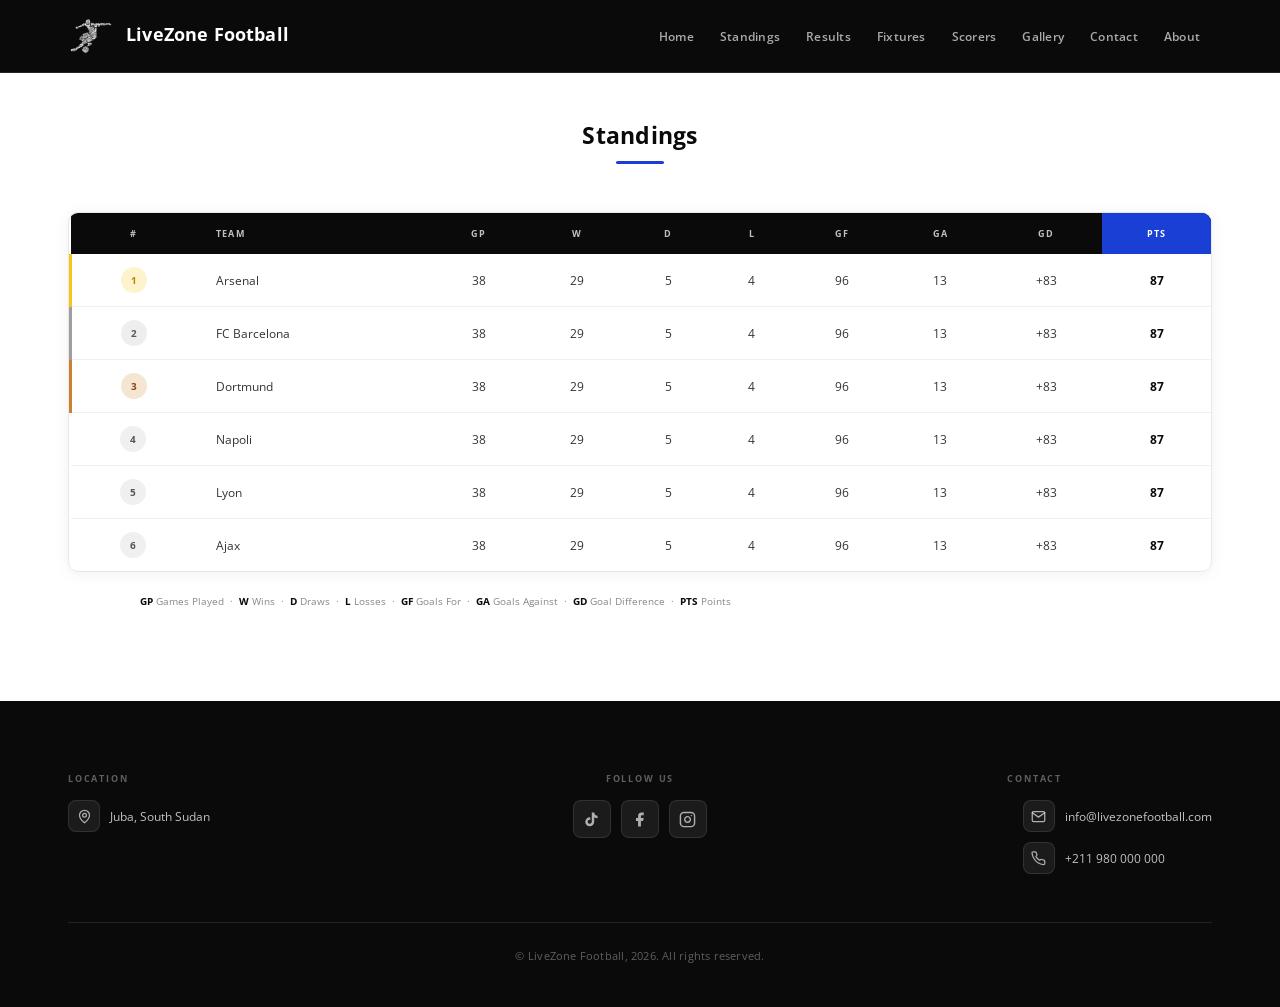
<file: standings.html>
<!DOCTYPE html>
<html lang = "en" dir = "ltr">
	<head>
		<title> LiveZone Football </title>

		<meta charset = "UTF-8" />
		<meta name = "author" content = "Michael Chan" /> <!--date of creation; June, 2024-->
		<meta name = "viewport" content = "width=device-width, initial-scale=1.0, shrink-to-fit=no" />

		<!--browser icon-->
		<!--<link rel = "icon" type = "image/x-icon" href = "images/logo.png" />-->

		<!--custom css-->
		<link rel = "stylesheet" href = "css/style.css" />

		<!--font awesome link-->
        <link rel = "stylesheet" href = "https://cdnjs.cloudflare.com/ajax/libs/font-awesome/6.7.2/css/all.min.css" />

        <!--google font, Open Sans-->
        <link rel = "preconnect" href = "https://fonts.googleapis.com" />
		<link rel = "preconnect" href = "https://fonts.gstatic.com" crossorigin />
		<link	href = "https://fonts.googleapis.com/css2?family=Open+Sans:ital,wght@0,300..800;1,300..800&display=swap" 
				rel = "stylesheet" />
	</head>

	<body>
		<!--header-->
	    <section class = "header">
	      	<div class = "container">
		        <header>
		          	<input type = "checkbox" id = "check">
		          	<label for = "check" class = "checkbtn">
		            	<i class = "fas fa-bars"></i>
		          	</label>

		          	<a href = "index.html">
		            	<div class = "logo">
		              		<img src = "images/logo.png" alt = "logo" />
		              		<span> LiveZone Football </span>
		            	</div>
		          	</a>

		          	<nav>
			            <a href = "index.html"> Home </a>
			            <a href = "standings.html"> Standings </a>
			            <a href = "results.html"> Results </a>
			            <a href = "fixtures.html"> Fixtures </a>
			            <a href = "scorers.html"> Scorers </a>
			            <a href = "gallery.html"> Gallery </a>
			            <a href = "contact.html"> Contact </a>
			            <a href = "about.html"> About </a>
		          	</nav>
		        </header>
	      	</div>
	    </section>
	    <!--header ends-->

		<!--standings-->
		<section class = "standings">
		  	<div class = "container">
			    <h2 class = "section-title"> Standings </h2>

			    <div class = "standings-table-wrap">
			      	<table class = "standings-table">
			        	<thead>
			          		<tr>
					            <th class="col-no">#</th>
					            <th class="col-name">Team</th>
					            <th title="Games Played">GP</th>
					            <th title="Wins">W</th>
					            <th title="Draws">D</th>
					            <th title="Losses">L</th>
					            <th title="Goals For">GF</th>
					            <th title="Goals Against">GA</th>
					            <th title="Goal Difference">GD</th>
					            <th title="Points" class="col-pts">PTS</th>
			          		</tr>
			        	</thead>

			        	<tbody>
			          		<tr class="rank-1">
					            <td class="col-no"><span class="rank-badge rank-gold">1</span></td>
					            <td class="col-name">Arsenal</td>
					            <td>38</td>
					            <td>29</td>
					            <td>5</td>
					            <td>4</td>
					            <td>96</td>
					            <td>13</td>
					            <td>+83</td>
					            <td class="col-pts"><strong>87</strong></td>
			          		</tr>

			          		<tr class="rank-2">
					            <td class="col-no"><span class="rank-badge rank-silver">2</span></td>
					            <td class="col-name">FC Barcelona</td>
					            <td>38</td>
					            <td>29</td>
					            <td>5</td>
					            <td>4</td>
					            <td>96</td>
					            <td>13</td>
					            <td>+83</td>
					            <td class="col-pts"><strong>87</strong></td>
			          		</tr>

			          		<tr class="rank-3">
					            <td class="col-no"><span class="rank-badge rank-bronze">3</span></td>
					            <td class="col-name">Dortmund</td>
					            <td>38</td>
					            <td>29</td>
					            <td>5</td>
					            <td>4</td>
					            <td>96</td>
					            <td>13</td>
					            <td>+83</td>
					            <td class="col-pts"><strong>87</strong></td>
			          		</tr>

			          		<tr>
					            <td class="col-no"><span class="rank-badge">4</span></td>
					            <td class="col-name">Napoli</td>
					            <td>38</td>
					            <td>29</td>
					            <td>5</td>
					            <td>4</td>
					            <td>96</td>
					            <td>13</td>
					            <td>+83</td>
					            <td class="col-pts"><strong>87</strong></td>
			          		</tr>

			          		<tr>
					            <td class="col-no"><span class="rank-badge">5</span></td>
					            <td class="col-name">Lyon</td>
					            <td>38</td>
					            <td>29</td>
					            <td>5</td>
					            <td>4</td>
					            <td>96</td>
					            <td>13</td>
					            <td>+83</td>
					            <td class="col-pts"><strong>87</strong></td>
			          		</tr>

			          		<tr>
					            <td class="col-no"><span class="rank-badge">6</span></td>
					            <td class="col-name">Ajax</td>
					            <td>38</td>
					            <td>29</td>
					            <td>5</td>
					            <td>4</td>
					            <td>96</td>
					            <td>13</td>
					            <td>+83</td>
					            <td class="col-pts"><strong>87</strong></td>
			          		</tr>
			        	</tbody>
			      	</table>
			    </div>

			    <p class="standings-legend">
			      <strong>GP</strong> Games Played &nbsp;·&nbsp;
			      <strong>W</strong> Wins &nbsp;·&nbsp;
			      <strong>D</strong> Draws &nbsp;·&nbsp;
			      <strong>L</strong> Losses &nbsp;·&nbsp;
			      <strong>GF</strong> Goals For &nbsp;·&nbsp;
			      <strong>GA</strong> Goals Against &nbsp;·&nbsp;
			      <strong>GD</strong> Goal Difference &nbsp;·&nbsp;
			      <strong>PTS</strong> Points
			    </p>
		  	</div>
		</section>
		<!--standings end-->

		<!--footer-->
		<section class = "footer">
			<div class = "container">
			    
			    <div class = "footer-container">

			      	<!--location-->
			      	<div class = "footer-box">
			        	<p class = "footer-box-label"> Location </p>
			        	<div class = "footer-detail">
			          		<span class = "footer-icon">
				            	<svg	xmlns = "http://www.w3.org/2000/svg" 
				            			viewBox = "0 0 24 24" 
				            			fill = "none" 
				            			stroke = "currentColor" 
				            			stroke-width = "2" 
				            			stroke-linecap = "round" 
				            			stroke-linejoin = "round">
				            		<path d = "M20 10c0 6-8 12-8 12S4 16 4 10a8 8 0 1 1 16 0z" />
				            		<circle cx = "12" cy = "10" r = "3" />
				            	</svg>
			          		</span>
			          		<span> Juba, South Sudan </span>
			        	</div>
			      	</div>

			      	<!--social-->
			      	<div class = "footer-box footer-box--center">
				        <p class = "footer-box-label"> Follow Us </p>
				        <div class = "follow-icons">
				          	<a href = "" class = "social-link" aria-label = "TikTok">
				            	<svg	xmlns = "http://www.w3.org/2000/svg" 
				            			viewBox = "0 0 24 24" 
				            			fill = "currentColor">
				            		<path d = "M19.59 6.69a4.83 4.83 0 0 1-3.77-4.25V2h-3.45v13.67a2.89 2.89 0 0 1-2.88 2.5 2.89 2.89 0 0 1-2.89-2.89 2.89 2.89 0 0 1 2.89-2.89c.28 0 .54.04.79.1V9.01a6.33 6.33 0 0 0-.79-.05 6.34 6.34 0 0 0-6.34 6.34 6.34 6.34 0 0 0 6.34 6.34 6.34 6.34 0 0 0 6.33-6.34V8.69a8.18 8.18 0 0 0 4.78 1.52V6.76a4.85 4.85 0 0 1-1.01-.07z" />
				            	</svg>
				          	</a>

				          	<a href = "" class = "social-link" aria-label = "Facebook">
				            	<svg	xmlns = "http://www.w3.org/2000/svg" 
				            			viewBox = "0 0 24 24" 
				            			fill = "currentColor">
				            		<path d = "M18 2h-3a5 5 0 0 0-5 5v3H7v4h3v8h4v-8h3l1-4h-4V7a1 1 0 0 1 1-1h3z" />
				            	</svg>
				          	</a>

				          	<a href = "" class = "social-link" aria-label = "Instagram">
				            	<svg	xmlns = "http://www.w3.org/2000/svg" 
				            			viewBox = "0 0 24 24" 
				            			fill = "none" 
				            			stroke = "currentColor" 
				            			stroke-width = "2" 
				            			stroke-linecap = "round" 
				            			stroke-linejoin = "round">
				            		<rect x = "2" y = "2" width = "20" height = "20" rx = "5" ry = "5" />
				            		<path d = "M16 11.37A4 4 0 1 1 12.63 8 4 4 0 0 1 16 11.37z" />
				            		<line x1 = "17.5" y1 = "6.5" x2 = "17.51" y2 = "6.5" />
				            	</svg>
				          	</a>
				        </div>
			      	</div>

			      	<!--contact-->
			      	<div class = "footer-box footer-box--right">
				        <p class = "footer-box-label"> Contact </p>
				        <div class = "contact-icons">
				          	<div class = "footer-detail">
				            	<span class = "footer-icon">
				              		<svg	xmlns = "http://www.w3.org/2000/svg" 
				              				viewBox = "0 0 24 24" 
				              				fill = "none" 
				              				stroke = "currentColor" 
				              				stroke-width = "2" 
				              				stroke-linecap = "round" 
				              				stroke-linejoin = "round">
				              			<path d = "M4 4h16c1.1 0 2 .9 2 2v12c0 1.1-.9 2-2 2H4c-1.1 0-2-.9-2-2V6c0-1.1.9-2 2-2z" />
				              			<polyline points = "22,6 12,13 2,6" />
				              		</svg>
				            	</span>
				            	<a href = "mailto:info@livezonefootball.com"> info@livezonefootball.com </a>
				          	</div>

				          	<div class = "footer-detail">
					            <span class = "footer-icon">
									<svg	xmlns = "http://www.w3.org/2000/svg" 
											viewBox = "0 0 24 24" 
											fill = "none" 
											stroke = "currentColor" 
											stroke-width = "2" 
											stroke-linecap = "round" 
											stroke-linejoin = "round">
										<path d = "M22 16.92v3a2 2 0 0 1-2.18 2 19.79 19.79 0 0 1-8.63-3.07A19.5 19.5 0 0 1 4.69 12 19.79 19.79 0 0 1 1.61 3.4 2 2 0 0 1 3.6 1.22h3a2 2 0 0 1 2 1.72c.127.96.361 1.903.7 2.81a2 2 0 0 1-.45 2.11L7.91 8.91a16 16 0 0 0 6 6l.91-.91a2 2 0 0 1 2.11-.45c.907.339 1.85.573 2.81.7A2 2 0 0 1 21.73 16.92z" />
									</svg>
					            </span>
					            <span> +211 980 000 000 </span>
				          	</div>
				        </div>
			      	</div>

			    </div>

			    <hr class = "footer-hr" />

			    <footer>
			      	<p class = "footer-copy"> &copy; LiveZone Football, <span id = "year"></span>. All rights reserved. </p>
			    </footer>
		  	</div>
		</section>
		<!--footer end-->

		<!--javascript-->
		<script src = "js/script.js"></script>
		<!--javascript end-->
	</body>
</html>
</file>
<file: css/style.css>
/*
	Theme: LiveZone Football;
	Author: Michael Chan;
	Date of Creation: June, 2024;
*/

/* all pages */
	:root 
	{
		--black:         #0a0a0a;
		--white:         #ffffff;
		--blue:          #1a3fd4;
		--blue-dark:     #1230a8;
		--blue-light:    #2f52e8;
		--gray-subtle:   rgba(255, 255, 255, 0.08);
		--border-subtle: rgba(255, 255, 255, 0.10);
		--header-h:      72px;
		--container-max: 1200px;
		--font-body:     "Open Sans", sans-serif;
		--transition:    0.22s ease;
	}

	*, *::before, *::after 
	{
	  margin: 0;
	  padding: 0;
	  box-sizing: border-box;
	}

	html 
	{
	  	scroll-behavior: smooth;
	  	font-size: 13px;
	}

	body 
	{
		font-family: var(--font-body);
		background: var(--white);
		color: var(--black);
		min-height: 100vh;
	}

	.container 
	{
		max-width: var(--container-max);
		margin: 0 auto;
		padding: 0 28px;
		width: 100%;
	}

	p
    {
        max-width: 1000px;
        text-align: left;
        margin: 10px auto;
        line-height: 1.7;
    }
/* all pages end */

/* header */
	.header 
	{
		background: var(--black);
		color: var(--white);
		position: fixed;
		top: 0;
		width: 100%;
		z-index: 100;
		border-bottom: 1px solid var(--border-subtle);
	}

	/* inner layout */
	header 
	{
		display: flex;
		align-items: center;
		justify-content: space-between;
		height: var(--header-h);
		gap: 24px;
	}

	/* logo */
	header a 
	{
		text-decoration: none;
		color: inherit;
		flex-shrink: 0;
	}

	header a .logo 
	{
		display: flex;
		align-items: center;
		gap: 12px;
	}

	header a .logo img 
	{
	  	height: 46px;
	  	width: 46px;
	  	object-fit: contain;
	}

	header a .logo span 
	{
		font-size: 1.35rem;
		font-weight: 700;
		letter-spacing: 0.01em;
		color: var(--white);
		white-space: nowrap;
	}

	/* blue accent bar under logo text on hover */
	header a .logo span::after 
	{
		content: "";
		display: block;
		height: 2px;
		background: var(--blue-light);
		width: 0;
		transition: width var(--transition);
		margin-top: 2px;
	}

	header a:hover .logo span::after 
	{
	  	width: 100%;
	}

	/* nav */
	header nav 
	{
	  	display: flex;
	  	align-items: center;
	  	gap: 2px;
	}

	header nav a 
	{
		text-decoration: none;
		color: rgba(255, 255, 255, 0.65);
		font-size: 0.92rem;
		font-weight: 600;
		letter-spacing: 0.02em;
		padding: 6px 12px;
		border-radius: 6px;
		white-space: nowrap;
		transition: color var(--transition), background var(--transition);
		position: relative;
	}

	header nav a::after 
	{
		content: "";
		position: absolute;
		bottom: 2px;
		left: 12px;
		right: 12px;
		height: 2px;
		background: var(--blue-light);
		border-radius: 2px;
		transform: scaleX(0);
		transition: transform var(--transition);
	}

	header nav a:hover 
	{
	  	color: var(--white);
	  	background: var(--gray-subtle);
	}

	header nav a:hover::after,
	header nav a.active::after 
	{
	  	transform: scaleX(1);
	}

	header nav a.active 
	{
	  	color: var(--white);
	}

	/* hamburger button */
	#check 
	{
	  	display: none;
	}

	.checkbtn 
	{
		display: none;
		cursor: pointer;
		color: var(--white);
		width: 38px;
		height: 38px;
		align-items: center;
		justify-content: center;
		border-radius: 6px;
		border: 1px solid var(--border-subtle);
		background: var(--gray-subtle);
		flex-shrink: 0;
		transition: background var(--transition);
	}

	.checkbtn:hover 
	{
	  	background: rgba(255, 255, 255, 0.13);
	}

	.checkbtn i 
	{
	  	font-size: 16px;
	}
/* header end */

/* header responsive */
	@media (max-width: 900px) 
	{
		.checkbtn 
		{
			display: flex;
		}

		header nav 
		{
			display: none;
			position: fixed;
			top: var(--header-h);
			left: 0;
			width: 100%;
			background: var(--black);
			border-top: 1px solid var(--border-subtle);
			flex-direction: column;
			align-items: stretch;
			padding: 12px 20px 24px;
			gap: 4px;
			z-index: 99;
		}

		#check:checked ~ nav 
		{
			display: flex;
		}

		header nav a 
		{
			padding: 13px 16px;
			font-size: 1rem;
			border-radius: 8px;
			border-bottom: 1px solid var(--border-subtle);
		}

		header nav a:last-child 
		{
			border-bottom: none;
		}

		header nav a::after 
		{
			display: none;
		}

		header nav a.active,
		header nav a:hover 
		{
			background: var(--blue);
			color: var(--white);
		}
	}

	@media (max-width: 768px) 
	{
		:root 
		{
			--header-h: 64px;
		}

		.container 
		{
			padding: 0 20px;
		}

		header a .logo img 
		{
			height: 40px;
			width: 40px;
		}

		header a .logo span 
		{
			font-size: 1.2rem;
		}
	}

	@media (max-width: 425px) 
	{
		:root 
		{
			--header-h: 60px;
		}

		.container 
		{
			padding: 0 14px;
		}

		header a .logo img 
		{
			height: 36px;
			width: 36px;
		}

		header a .logo span 
		{
			font-size: 1.05rem;
			letter-spacing: 0;
		}

		header nav 
		{
			padding: 10px 14px 20px;
		}

		header nav a 
		{
			padding: 12px 14px;
			font-size: 0.95rem;
		}
	}
/* header responsive end */

/* banner */
	.banner 
	{
		background-image: url("../images/banner.jpg");
		min-height: 100vh;
		background-size: cover;
		background-position: center;
		background-repeat: no-repeat;
		display: flex;
		align-items: center;
		justify-content: center;
		position: relative;
		padding-top: var(--header-h); /* offset for fixed header */
	}

	/* dark overlay so text pops cleanly over the photo */
	.banner::before 
	{
		content: "";
		position: absolute;
		inset: 0;
		background: linear-gradient(
		to bottom,
			rgba(0, 0, 0, 0.55) 0%,
			rgba(0, 0, 0, 0.70) 50%,
			rgba(0, 0, 0, 0.80) 100%
		);
	}

	.banner .container 
	{
		position: relative;
		z-index: 1;
		display: flex;
		justify-content: center;
	}

	/* text block */
	.banner-text 
	{
		max-width: 760px;
		text-align: center;
		padding: 60px 20px;
		animation: bannerFadeUp 0.9s ease both;
	}

	@keyframes bannerFadeUp 
	{
		from 
		{ 
			opacity: 0; 
			transform: translateY(28px); 
		}

		to   
		{ 
			opacity: 1; 
			transform: translateY(0); 
		}
	}

	/* quote */
	.banner-quote 
	{
		font-size: 1.65rem;
		font-weight: 600;
		line-height: 1.55;
		color: #ffffff;
		letter-spacing: 0.01em;
		font-style: italic;
	}

	/* attribution */
	.banner-author 
	{
		margin-top: 14px;
		font-size: 0.9rem;
		font-weight: 600;
		letter-spacing: 0.18em;
		text-transform: uppercase;
		color: rgba(255, 255, 255, 0.5);
	}

	/* divider */
	.banner-divider 
	{
		width: 48px;
		height: 3px;
		background: #1a3fd4;
		border-radius: 2px;
		margin: 32px auto;
	}

	/* sub-text */
	.banner-cta-text 
	{
		font-size: 1.05rem;
		font-weight: 500;
		color: rgba(255, 255, 255, 0.75);
		line-height: 1.6;
		margin-bottom: 32px;
	}

	/* action row */
	.banner-actions 
	{
		display: flex;
		align-items: center;
		justify-content: center;
		gap: 16px;
		flex-wrap: wrap;
	}

	/* ghost "Learn more" link */
	.banner-link 
	{
		text-decoration: none;
		font-size: 0.92rem;
		font-weight: 700;
		letter-spacing: 0.06em;
		text-transform: uppercase;
		color: #ffffff;
		border-bottom: 2px solid rgba(255, 255, 255, 0.35);
		padding-bottom: 2px;
		transition: border-color 0.2s ease, color 0.2s ease;
	}

	.banner-link:hover 
	{
	  	color: #ffffff;
	  	border-color: #ffffff;
	}

	/* solid "Register" CTA */
	.banner-btn 
	{
		text-decoration: none;
		display: inline-block;
		font-size: 0.92rem;
		font-weight: 700;
		letter-spacing: 0.06em;
		text-transform: uppercase;
		padding: 13px 32px;
		border-radius: 6px;
		background-color: #1a3fd4;
		color: #ffffff;
		transition: background-color 0.2s ease, transform 0.15s ease;
	}

	.banner-btn:hover 
	{
		background-color: #1230a8;
		color: #ffffff;
		transform: translateY(-2px);
	}

	.banner-btn:active 
	{
	  	transform: translateY(0);
	}
/* banner end */

/* banner responsive */
	@media (max-width: 768px) 
	{
	  	.banner-quote 
	  	{
	    	font-size: 1.35rem;
	  	}

	  	.banner-cta-text 
	  	{
	    	font-size: 1rem;
	  	}

	  	.banner-text 
	  	{
	    	padding: 48px 16px;
	  	}
	}

	@media (max-width: 425px) 
	{
	  	.banner-quote 
	  	{
	    	font-size: 1.15rem;
	    	line-height: 1.6;
	  	}

	  	.banner-author 
	  	{
	    	font-size: 0.82rem;
	    	letter-spacing: 0.12em;
	  	}

	  	.banner-divider 
	  	{
	    	margin: 24px auto;
	  	}

	  	.banner-cta-text 
	  	{	
	    	font-size: 0.95rem;
	  	}

	  	.banner-actions 
	  	{
	    	flex-direction: column;
	    	gap: 14px;
	  	}

	  	.banner-btn 
	  	{
	    	width: 100%;
	    	text-align: center;
	    	padding: 14px 24px;
	  	}
	}
/* banner responsive end */

/* format */
	.format 
	{
	  	padding: 80px 0;
	  	background: #ffffff;
	}

	/* section title (shared utility) */
	.section-title 
	{
		font-size: 1.75rem;
		font-weight: 700;
		text-align: center;
		color: #0a0a0a;
		letter-spacing: 0.01em;
		margin-bottom: 48px;
		position: relative;
		width: fit-content;
		margin-left: auto;
		margin-right: auto;
	}

	.section-title::after 
	{
		content: "";
		display: block;
		width: 48px;
		height: 3px;
		background: #1a3fd4;
		border-radius: 2px;
		margin: 10px auto 0;
	}

	/* layout */
	.format-container 
	{
		display: flex;
		align-items: center;
		gap: 60px;
	}

	/* logo column */
	.format-logo-col 
	{
		flex-shrink: 0;
		width: 180px;
		display: flex;
		align-items: center;
		justify-content: center;
	}

	.format-logo-col img 
	{
		width: 100%;
		height: auto;
		object-fit: contain;
		opacity: 0.9;
	}

	/* list */
	.format-list 
	{
		list-style: none;
		display: flex;
		flex-direction: column;
		gap: 6px;
		flex: 1;
	}

	/* each row */
	.format-item 
	{
		display: flex;
		align-items: flex-start;
		gap: 16px;
		padding: 14px 18px;
		border-radius: 8px;
		border: 1px solid #f0f0f0;
		background: #fafafa;
		transition: border-color 0.2s ease, background 0.2s ease, transform 0.2s ease;
	}

	.format-item:hover 
	{
		background: #f4f7ff;
		border-color: #c5d0f7;
		transform: translateX(4px);
	}

	/* icon wrapper */
	.format-icon 
	{
		flex-shrink: 0;
		width: 36px;
		height: 36px;
		border-radius: 8px;
		background: #f0f0f0;
		display: flex;
		align-items: center;
		justify-content: center;
		color: #0a0a0a;
		margin-top: 1px;
	}

	.format-icon svg 
	{
	  	width: 18px;
	  	height: 18px;
	}

	/* blue accent icons for fee items */
	.format-icon--blue 
	{
	  	background: #e8edfb;
	  	color: #1a3fd4;
	}

	/* item text */
	.format-item span:last-child 
	{
	  	font-size: 0.96rem;
	  	line-height: 1.6;
	  	color: #333333;
	}

	.format-item strong 
	{
	  	color: #0a0a0a;
	  	font-weight: 700;
	}
/* format end */

/* format responsive */
	@media (max-width: 768px) 
	{
		.format 
		{
			padding: 60px 0;
		}

		.format-container 
		{
			flex-direction: column;
			gap: 36px;
			align-items: center;
		}

		.format-logo-col 
		{
			width: 130px;
		}

		.format-list 
		{
			width: 100%;
		}
	}

	@media (max-width: 425px) 
	{
		.format 
		{
			padding: 48px 0;
		}

		.section-title 
		{
			font-size: 1.45rem;
			margin-bottom: 32px;
		}

		.format-logo-col 
		{
			width: 100px;
		}

		.format-item 
		{
			padding: 12px 14px;
			gap: 12px;
		}

		.format-icon 
		{
			width: 32px;
			height: 32px;
			border-radius: 6px;
		}

		.format-icon svg 
		{
			width: 16px;
			height: 16px;
		}

		.format-item span:last-child 
		{
			font-size: 0.9rem;
		}
	}
/* format responsive end */

/* call */
	.call 
	{
		padding: 100px 0;
		background-image: url("../images/call.jpg");
		background-size: cover;
		background-position: center;
		background-repeat: no-repeat;
		color: #ffffff;
		position: relative;
		text-align: center;
	}

	/* subtle dark overlay to keep text crisp against the blue */
	.call::before 
	{
		content: "";
		position: absolute;
		inset: 0;
		background: rgba(0, 0, 0, 0.30);
	}

	.call .container 
	{
	  	position: relative;
	  	z-index: 1;
	}

	/* inner block */
	.call-inner 
	{
		max-width: 720px;
		margin: 0 auto;
		display: flex;
		flex-direction: column;
		align-items: center;
		gap: 20px;
	}

	/* eyebrow tag */
	.call-sub 
	{
		font-size: 0.78rem;
		font-weight: 700;
		letter-spacing: 0.22em;
		text-transform: uppercase;
		color: rgba(255, 255, 255, 0.65);
		border: 1px solid rgba(255, 255, 255, 0.25);
		padding: 5px 16px;
		border-radius: 20px;
	}

	/* headline */
	.call-title 
	{
		font-size: 3.2rem;
		font-weight: 300;
		line-height: 1.15;
		letter-spacing: -0.01em;
		color: #ffffff;
		margin: 0;
	}

	.call-title span 
	{
		font-weight: 800;
		display: block;
		letter-spacing: 0.02em;
	}

	/* CTA button */
	.call-btn 
	{
		margin-top: 8px;
		text-decoration: none;
		display: inline-block;
		font-size: 0.9rem;
		font-weight: 700;
		letter-spacing: 0.08em;
		text-transform: uppercase;
		padding: 14px 40px;
		border-radius: 6px;
		background: #ffffff;
		color: #0a0a0a;
		transition: background 0.2s ease, color 0.2s ease, transform 0.15s ease;
	}

	.call-btn:hover 
	{
	  	background: rgba(255, 255, 255, 0.88);
	  	transform: translateY(-2px);
	}

	.call-btn:active 
	{
	  	transform: translateY(0);
	}
/* call end */

/* call responsive */
	@media (max-width: 768px) 
	{
	  	.call 
	  	{
	    	padding: 80px 0;
	  	}

	  	.call-title 
	  	{
	    	font-size: 2.4rem;
	  	}	
	}

	@media (max-width: 425px) 
	{
	  	.call 
	  	{
	    	padding: 64px 0;
	  	}

	  	.call-title 
	  	{
	    	font-size: 1.85rem;
	  	}

	  	.call-sub 
	  	{
	    	font-size: 0.72rem;
	    	letter-spacing: 0.16em;
	  	}

	  	.call-btn 
	  	{
	    	width: 100%;
	    	text-align: center;
	    	padding: 14px 24px;
	  	}
	}
/* call responsive end */

/* footer */
	.footer 
	{
		padding: 60px 0 32px;
		background-color: #0a0a0a;
		color: #ffffff;
	}

	/* three-column grid */
	.footer-container 
	{
		display: grid;
		grid-template-columns: repeat(3, 1fr);
		gap: 40px;
		align-items: start;
		margin-bottom: 48px;
	}

	/* column label */
	.footer-box-label 
	{
		font-size: 0.7rem;
		font-weight: 700;
		letter-spacing: 0.2em;
		text-transform: uppercase;
		color: rgba(255, 255, 255, 0.35);
		margin-bottom: 14px;
	}

	/* center column */
	.footer-box--center 
	{
		text-align: center;
		display: flex;
		flex-direction: column;
		align-items: center;
	}

	/* right column */
	.footer-box--right 
	{
		display: flex;
		flex-direction: column;
		align-items: flex-end;
		text-align: right;
	}

	/* detail row (icon + text) */
	.footer-detail 
	{
		display: flex;
		align-items: center;
		gap: 10px;
		margin-bottom: 10px;
		font-size: 0.9rem;
		color: rgba(255, 255, 255, 0.75);
	}

	.footer-detail:last-child 
	{
	  	margin-bottom: 0;
	}

	/* inline icon wrapper */
	.footer-icon 
	{
		flex-shrink: 0;
		width: 32px;
		height: 32px;
		border-radius: 8px;
		background: rgba(255, 255, 255, 0.07);
		border: 1px solid rgba(255, 255, 255, 0.10);
		display: flex;
		align-items: center;
		justify-content: center;
		color: rgba(255, 255, 255, 0.65);
	}

	.footer-icon svg 
	{
	  	width: 15px;
	  	height: 15px;
	}

	/* email link */
	.footer-detail a 
	{
	  	color: rgba(255, 255, 255, 0.75);
	  	text-decoration: none;
	  	transition: color 0.2s;
	}

	.footer-detail a:hover 
	{
	  	color: #ffffff;
	}

	/* social icons */
	.follow-icons 
	{
	  	display: flex;
	  	align-items: center;
	  	gap: 10px;
	}

	.social-link 
	{
		width: 38px;
		height: 38px;
		border-radius: 8px;
		background: rgba(255, 255, 255, 0.07);
		border: 1px solid rgba(255, 255, 255, 0.10);
		display: flex;
		align-items: center;
		justify-content: center;
		color: rgba(255, 255, 255, 0.65);
		text-decoration: none;
		transition: background 0.2s ease, color 0.2s ease, border-color 0.2s ease;
	}

	.social-link svg 
	{
	  	width: 17px;
	  	height: 17px;
	}

	.social-link:hover 
	{
	  	background: #1a3fd4;
	  	border-color: #1a3fd4;
	  	color: #ffffff;
	}

	/* divider */
	.footer-hr 
	{
	  	border: none;
	  	border-top: 1px solid rgba(255, 255, 255, 0.10);
	  	margin-bottom: 24px;
	}

	/* copyright */
	.footer-copy 
	{
		text-align: center;
		font-size: 0.82rem;
		color: rgba(255, 255, 255, 0.35);
		letter-spacing: 0.02em;
	}
/* footer end */

/* footer responsive */
	@media (max-width: 768px) 
	{
	  	.footer-container 
	  	{
	    	grid-template-columns: 1fr 1fr;
	    	gap: 32px;
	  	}

	  	.footer-box--right 
	  	{
	    	grid-column: 1 / -1;
	    	align-items: flex-start;
	    	text-align: left;
	  	}

	  	.footer-box--right .footer-detail 
	  	{
	    	justify-content: flex-start;
	  	}
	}

	@media (max-width: 425px) 
	{
	  	.footer 
	  	{
	    	padding: 48px 0 28px;
	  	}

	  	.footer-container 
	  	{
	    	grid-template-columns: 1fr;
	    	gap: 28px;
	  	}

	  	.footer-box--center 
	  	{
	    	align-items: flex-start;
	    	text-align: left;
	  	}

	  	.footer-box--right 
	  	{
	    	align-items: flex-start;
	    	text-align: left;
	  	}
	}
/* footer responsive end */

/* standings page */
	.standings 
	{
		padding: 120px 0 80px;
		min-height: 70vh;
		background: #ffffff;
	}

	/* scroll wrapper for small screens */
	.standings-table-wrap 
	{
		width: 100%;
		overflow-x: auto;
		border-radius: 10px;
		border: 1px solid #e8e8e8;
		box-shadow: 0 2px 16px rgba(0, 0, 0, 0.06);
		margin-bottom: 20px;
		-webkit-overflow-scrolling: touch;
	}

	/* table reset */
	.standings-table 
	{
		width: 100%;
		border-collapse: collapse;
		font-size: 0.9rem;
		white-space: nowrap;
	}

	/* header row */
	.standings-table thead tr 
	{
	  	background: #0a0a0a;
	  	color: #ffffff;
	}

	.standings-table th 
	{
		padding: 14px 16px;
		text-align: center;
		font-size: 0.72rem;
		font-weight: 700;
		letter-spacing: 0.12em;
		text-transform: uppercase;
		color: rgba(255, 255, 255, 0.75);
		border: none;
		cursor: default;
	}

	/* team name left-aligned */
	.standings-table th.col-name,
	.standings-table td.col-name 
	{
	  	text-align: left;
	  	padding-left: 20px;
	}

	/* points column highlight */
	.standings-table th.col-pts 
	{
	  	color: #ffffff;
	}

	/* body rows */
	.standings-table tbody tr 
	{
	  	border-bottom: 1px solid #f0f0f0;
	  	transition: background 0.18s ease;
	}

	.standings-table tbody tr:last-child 
	{
	  	border-bottom: none;
	}

	.standings-table tbody tr:hover 
	{
	  	background: #f4f7ff;
	}

	.standings-table td 
	{
	  	padding: 13px 16px;
	  	text-align: center;
	  	color: #333333;
	  	border: none;
	}

	.standings-table td.col-pts strong 
	{
	  	color: #0a0a0a;
	  	font-weight: 700;
	  	font-size: 0.95rem;
	}

	/* top 3 row left-border accent */
	.standings-table tbody tr.rank-1 
	{ 
		border-left: 3px solid #f5c518; 
	}

	.standings-table tbody tr.rank-2 
	{ 
		border-left: 3px solid #9e9e9e; 
	}

	.standings-table tbody tr.rank-3 
	{ 
		border-left: 3px solid #cd7f32; 
	}

	/* rank badge */
	.rank-badge 
	{
		display: inline-flex;
		align-items: center;
		justify-content: center;
		width: 26px;
		height: 26px;
		border-radius: 50%;
		font-size: 0.78rem;
		font-weight: 700;
		background: #f0f0f0;
		color: #555;
	}

	.rank-gold   
	{ 
		background: #fff3cd; 
		color: #b8860b; 
	}

	.rank-silver 
	{ 
		background: #eeeeee; 
		color: #5a5a5a; 
	}

	.rank-bronze 
	{ 
		background: #f5e6d3; 
		color: #8b4513; 
	}

	/* blue accent on pts column header */
	.standings-table thead th.col-pts 
	{
	  	background: #1a3fd4;
	  	color: #ffffff;
	}

	/* legend */
	.standings-legend 
	{
	  	font-size: 0.8rem;
	  	color: #888888;
	  	line-height: 1.8;
	}

	.standings-legend strong 
	{
	  	color: #0a0a0a;
	  	font-weight: 700;
	}
/* standings page end */

/* standings page responsive */
	@media (max-width: 768px) 
	{
	  	.standings 
	  	{
	    	padding: 100px 0 60px;
	  	}

	  	.standings-table th,
	  	.standings-table td 
	  	{
	    	padding: 11px 12px;
	  	}

	  	.standings-table th 
	  	{
	    	font-size: 0.68rem;
	  	}
	}

	@media (max-width: 425px) 
	{
	  	.standings 
	  	{
	    	padding: 90px 0 48px;
	  	}

	  	.standings-table th,
	  	.standings-table td 
	  	{
	    	padding: 10px 10px;
	    	font-size: 0.82rem;
	  	}

	  	.standings-table th 
	  	{
	    	font-size: 0.65rem;
	    	letter-spacing: 0.06em;
	  	}

	  	.rank-badge 
	  	{
	    	width: 22px;
	    	height: 22px;
	    	font-size: 0.72rem;
	  	}

	  	.standings-legend 
	  	{
	    	font-size: 0.75rem;
	  	}
	}
/* standings page responsive end */

/* results page */
	.results 
	{
		padding: 120px 0 80px;
		min-height: 70vh;
		background: #ffffff;
	}

	/* match day pill above table */
	.results-matchday-label 
	{
		display: flex;
		justify-content: center;
		margin-bottom: 16px;
	}

	.matchday-tag 
	{
		display: inline-block;
		font-size: 0.72rem;
		font-weight: 700;
		letter-spacing: 0.18em;
		text-transform: uppercase;
		color: #1a3fd4;
		background: #e8edfb;
		border: 1px solid #c5d0f7;
		padding: 5px 18px;
		border-radius: 20px;
	}

	/* scroll wrapper */
	.results-table-wrap 
	{
		width: 100%;
		overflow-x: auto;
		border-radius: 10px;
		border: 1px solid #e8e8e8;
		box-shadow: 0 2px 16px rgba(0, 0, 0, 0.06);
		margin-bottom: 28px;
		-webkit-overflow-scrolling: touch;
	}

	/* table reset */
	.results-table 
	{
		width: 100%;
		border-collapse: collapse;
		white-space: nowrap;
	}

	/* header */
	.results-table thead tr 
	{
	  	background: #0a0a0a;
	}

	.results-table th 
	{
		padding: 13px 20px;
		font-size: 0.7rem;
		font-weight: 700;
		letter-spacing: 0.14em;
		text-transform: uppercase;
		color: rgba(255, 255, 255, 0.65);
		border: none;
	}

	.results-table th.col-home 
	{ 
		text-align: right; 
	}

	.results-table th.col-away 
	{ 
		text-align: left; 
	}

	.results-table th.col-score 
	{ 
		text-align: center; 
		color: #ffffff; 
	}

	/* body rows */
	.results-table tbody tr 
	{
	  	border-bottom: 1px solid #f0f0f0;
	  	transition: background 0.18s ease;
	}

	.results-table tbody tr:last-child 
	{ 
		border-bottom: none; 
	}

	.results-table tbody tr:hover 
	{ 
		background: #f4f7ff; 
	}

	.results-table td 
	{
		padding: 16px 20px;
		border: none;
		vertical-align: middle;
	}

	/* team name columns */
	.results-table td.col-home 
	{
		text-align: right;
		display: flex;
		align-items: center;
		justify-content: flex-end;
		gap: 10px;
	}

	.results-table td.col-away 
	{
		text-align: left;
		display: flex;
		align-items: center;
		gap: 10px;
	}

	.team-name 
	{
		font-size: 0.95rem;
		font-weight: 600;
		color: #0a0a0a;
	}

	/* score cells */
	.score-home,
	.score-away 
	{
		font-size: 1.35rem;
		font-weight: 800;
		color: #0a0a0a;
		text-align: center;
		min-width: 36px;
	}

	.score-sep 
	{
		font-size: 1rem;
		font-weight: 400;
		color: #aaaaaa;
		text-align: center;
		padding: 0 4px;
	}

	/* winning score in blue */
	.home-win .score-home 
	{ 
		color: #1a3fd4; 
	}

	.away-win .score-away 
	{ 
		color: #1a3fd4; 
	}

	/* W / L badges */
	.result-badge 
	{
		display: inline-flex;
		align-items: center;
		justify-content: center;
		width: 22px;
		height: 22px;
		border-radius: 50%;
		font-size: 0.65rem;
		font-weight: 800;
		letter-spacing: 0.02em;
		flex-shrink: 0;
	}

	.badge-win  
	{ 
		background: #dcfce7; 
		color: #15803d; 
	}

	.badge-loss 
	{ 
		background: #fee2e2; 
		color: #b91c1c; 
	}

	.badge-draw 
	{ 
		background: #fef9c3; 
		color: #854d0e; 
	}

	/* pagination */
	.results-pagination 
	{
		display: flex;
		align-items: center;
		justify-content: center;
		gap: 16px;
	}

	.pagination-label 
	{
		font-size: 0.85rem;
		font-weight: 700;
		color: #0a0a0a;
		letter-spacing: 0.04em;
		min-width: 110px;
		text-align: center;
	}

	.pagination-btn 
	{
		text-decoration: none;
		display: inline-flex;
		align-items: center;
		gap: 6px;
		font-size: 0.82rem;
		font-weight: 700;
		letter-spacing: 0.06em;
		text-transform: uppercase;
		padding: 9px 18px;
		border-radius: 6px;
		background: #0a0a0a;
		color: #ffffff;
		transition: background 0.2s ease, transform 0.15s ease;
	}

	.pagination-btn svg 
	{
		width: 14px;
		height: 14px;
		flex-shrink: 0;
	}

	.pagination-btn:hover 
	{
	  	background: #1a3fd4;
	  	color: #ffffff;
	  	transform: translateY(-1px);
	}
/* results page ends */

/* results page responsive */
	@media (max-width: 768px) 
	{
	  	.results 
	  	{
	    	padding: 100px 0 60px;
	  	}

	  	.results-table th,	
	  	.results-table td 
	  	{
	    	padding: 13px 14px;
	  	}

	  	.score-home,
	  	.score-away 
	  	{
	    	font-size: 1.15rem;
	  	}
	}

	@media (max-width: 425px) 
	{
	  	.results 
	  	{	
	    	padding: 90px 0 48px;
	  	}	

	  	.results-table th 
	  	{
	    	font-size: 0.62rem;
	    	padding: 11px 10px;
	  	}

	  	.results-table td 
	  	{
	    	padding: 12px 10px;
	  	}

	  	.team-name 
	  	{
	    	font-size: 0.85rem;
	  	}

	  	.score-home,
	  	.score-away 
	  	{
	    	font-size: 1rem;
	    	min-width: 26px;
	  	}

	  	.result-badge 
	  	{
	    	width: 18px;
	    	height: 18px;
	    	font-size: 0.58rem;
	  	}

	  	.pagination-btn 
	  	{
	    	padding: 8px 14px;
	    	font-size: 0.78rem;
	  	}
	}
/* results page responsive end */

/* fixtures page */
	.fixtures 
	{
		padding: 120px 0 80px;
		min-height: 70vh;
		background: #ffffff;
	}

	/* match day pill */
	.fixtures-matchday-label 
	{
	  	display: flex;
	  	justify-content: center;
	  	margin-bottom: 16px;
	}

	.matchday-tag 
	{
		display: inline-block;
		font-size: 0.72rem;
		font-weight: 700;
		letter-spacing: 0.18em;
		text-transform: uppercase;
		color: #1a3fd4;
		background: #e8edfb;
		border: 1px solid #c5d0f7;
		padding: 5px 18px;
		border-radius: 20px;
	}

	/* scroll wrapper */
	.fixtures-table-wrap 
	{
		width: 100%;
		overflow-x: auto;
		border-radius: 10px;
		border: 1px solid #e8e8e8;
		box-shadow: 0 2px 16px rgba(0, 0, 0, 0.06);
		margin-bottom: 28px;
		-webkit-overflow-scrolling: touch;
	}

	/* table */
	.fixtures-table 
	{
		width: 100%;
		border-collapse: collapse;
		white-space: nowrap;
	}

	/* header */
	.fixtures-table thead tr 
	{
	  	background: #0a0a0a;
	}

	.fixtures-table th 
	{
		padding: 13px 20px;
		font-size: 0.7rem;
		font-weight: 700;
		letter-spacing: 0.14em;
		text-transform: uppercase;
		color: rgba(255, 255, 255, 0.65);
		border: none;
	}

	.th-icon 
	{
		display: inline-flex;
		vertical-align: middle;
		margin-right: 5px;
	}

	.th-icon svg 
	{
	  	width: 13px;
	  	height: 13px;
	}

	.fixtures-table th.col-home 
	{ 
		text-align: right; 
	}

	.fixtures-table th.col-away 
	{ 
		text-align: left; 
	}

	.fixtures-table th.col-vs   
	{ 
		text-align: center; 
		width: 60px; 
	}

	.fixtures-table th.col-date,
	.fixtures-table th.col-venue 
	{
		text-align: left; 
		color: rgba(255, 255, 255, 0.85); 
	}

	/* body */
	.fixtures-table tbody tr 
	{
	  	border-bottom: 1px solid #f0f0f0;
	  	transition: background 0.18s ease;
	}

	.fixtures-table tbody tr:last-child 
	{ 
		border-bottom: none; 
	}

	.fixtures-table tbody tr:hover 
	{ 
		background: #f4f7ff; 
	}

	.fixtures-table td 
	{
	  	padding: 15px 20px;
	  	border: none;
	  	vertical-align: middle;
	}

	/* team columns */
	.fixtures-table td.col-home 
	{
	  	text-align: right;
	}

	.fixtures-table td.col-away 
	{
	  	text-align: left;
	}

	.team-name 
	{
	  	font-size: 0.95rem;
	  	font-weight: 600;
	  	color: #0a0a0a;
	}

	/* vs badge */
	.fixtures-table td.col-vs 
	{
	  	text-align: center;
	}

	.vs-badge 
	{
		display: inline-flex;
		align-items: center;
		justify-content: center;
		width: 32px;
		height: 32px;
		border-radius: 50%;
		background: #f0f0f0;
		font-size: 0.68rem;
		font-weight: 800;
		letter-spacing: 0.04em;
		text-transform: uppercase;
		color: #555555;
	}

	/* date chip */
	.date-chip 
	{
		display: inline-flex;
		align-items: center;
		gap: 6px;
		font-size: 0.85rem;
		font-weight: 600;
		color: #333333;
	}

	.date-chip svg 
	{
		width: 14px;
		height: 14px;
		color: #1a3fd4;
		flex-shrink: 0;
	}

	/* venue chip */
	.venue-chip 
	{
		display: inline-flex;
		align-items: center;
		gap: 6px;
		font-size: 0.85rem;
		font-weight: 500;
		color: #555555;
	}

	.venue-chip svg 
	{
		width: 14px;
		height: 14px;
		color: #888888;
		flex-shrink: 0;
	}

	/* pagination */
	.fixtures-pagination 
	{
		display: flex;
		align-items: center;
		justify-content: center;
		gap: 16px;
	}

	.pagination-label 
	{
		font-size: 0.85rem;
		font-weight: 700;
		color: #0a0a0a;
		letter-spacing: 0.04em;
		min-width: 110px;
		text-align: center;
	}

	.pagination-btn 
	{
		text-decoration: none;
		display: inline-flex;
		align-items: center;
		gap: 6px;
		font-size: 0.82rem;
		font-weight: 700;
		letter-spacing: 0.06em;
		text-transform: uppercase;
		padding: 9px 18px;
		border-radius: 6px;
		background: #0a0a0a;
		color: #ffffff;
		transition: background 0.2s ease, transform 0.15s ease;
	}

	.pagination-btn svg 
	{
		width: 14px;
		height: 14px;
		flex-shrink: 0;
	}

	.pagination-btn:hover 
	{
		background: #1a3fd4;
		color: #ffffff;
		transform: translateY(-1px);
	}
/* fixtures page end */

/* fixtures page responsive */
	@media (max-width: 768px) 
	{
	  	.fixtures 
	  	{
	    	padding: 100px 0 60px;
	  	}

	  	.fixtures-table th,
	  	.fixtures-table td 
	  	{
	    	padding: 12px 14px;
	  	}

	  	.fixtures-table th 
	  	{
	    	font-size: 0.65rem;
	  	}

	  	.team-name 
	  	{
	    	font-size: 0.9rem;
	  	}

	  	.date-chip,
	  	.venue-chip 
	  	{
	    	font-size: 0.8rem;
	  	}
	}

	@media (max-width: 425px) 
	{
	  	.fixtures 
	  	{
	    	padding: 90px 0 48px;
	  	}

	  	.fixtures-table th,
	  	.fixtures-table td 
	  	{
	    	padding: 10px 10px;
	  	}

	  	.fixtures-table th 
	  	{
	    	font-size: 0.6rem;
	    	letter-spacing: 0.06em;
	  	}

	  	.team-name 
	  	{
	    	font-size: 0.82rem;
	  	}

	  	.vs-badge 
	  	{
	    	width: 26px;
	    	height: 26px;
	    	font-size: 0.6rem;
	  	}

	  	.date-chip,
	  	.venue-chip 
	  	{
	    	font-size: 0.75rem;
	    	gap: 4px;
	  	}

	  	.date-chip svg,
	  	.venue-chip svg 
	  	{
	    	width: 12px;
	    	height: 12px;
	  	}

	  	.pagination-btn 
	  	{
	    	padding: 8px 14px;
	    	font-size: 0.78rem;
	  	}
	}
/* fixtures page responsive end */

/* scorers page */
	.scorers 
	{
		padding: 120px 0 80px;
		min-height: 70vh;
		background: #ffffff;
	}

	/* scroll wrapper */
	.scorers-table-wrap 
	{
		width: 100%;
		overflow-x: auto;
		border-radius: 10px;
		border: 1px solid #e8e8e8;
		box-shadow: 0 2px 16px rgba(0, 0, 0, 0.06);
		margin-bottom: 28px;
		-webkit-overflow-scrolling: touch;
	}

	/* table */
	.scorers-table 
	{
		width: 100%;
		border-collapse: collapse;
		white-space: nowrap;
	}

	/* header */
	.scorers-table thead tr 
	{
	  	background: #0a0a0a;
	}

	.scorers-table th 
	{
		padding: 14px 20px;
		font-size: 0.7rem;
		font-weight: 700;
		letter-spacing: 0.14em;
		text-transform: uppercase;
		color: rgba(255, 255, 255, 0.65);
		border: none;
	}

	.th-icon 
	{
		display: inline-flex;
		vertical-align: middle;
		margin-right: 5px;
	}

	.th-icon svg 
	{
		width: 13px;
		height: 13px;
	}

	.scorers-table th.col-no    
	{ 
		text-align: center; 
		width: 60px; 
	}

	.scorers-table th.col-name  
	{ 
		text-align: left; 
	}

	.scorers-table th.col-team  
	{ 
		text-align: left; 
	}

	.scorers-table th.col-goals 
	{ 
		text-align: left; 
		color: #ffffff; 
		min-width: 180px; 
	}

	/* body rows */
	.scorers-table tbody tr 
	{
	  	border-bottom: 1px solid #f0f0f0;
	  	transition: background 0.18s ease;
	}

	.scorers-table tbody tr:last-child 
	{ 
		border-bottom: none; 
	}

	.scorers-table tbody tr:hover 
	{ 
		background: #f4f7ff; 
	}

	.scorers-table td 
	{
		padding: 14px 20px;
		border: none;
		vertical-align: middle;
	}

	/* top 3 left border accents */
	.scorers-table tbody tr.rank-1 
	{ 
		border-left: 3px solid #f5c518; 
	}

	.scorers-table tbody tr.rank-2 
	{ 
		border-left: 3px solid #9e9e9e; 
	}

	.scorers-table tbody tr.rank-3 
	{ 
		border-left: 3px solid #cd7f32; 
	}

	/* rank badge */
	.scorers-table td.col-no 
	{ 
		text-align: center; 
	}

	.rank-badge 
	{
		display: inline-flex;
		align-items: center;
		justify-content: center;
		width: 26px;
		height: 26px;
		border-radius: 50%;
		font-size: 0.78rem;
		font-weight: 700;
		background: #f0f0f0;
		color: #555;
	}

	.rank-gold   
	{ 
		background: #fff3cd; 
		color: #b8860b; 
	}

	.rank-silver 
	{ 
		background: #eeeeee; 
		color: #5a5a5a; 
	}

	.rank-bronze 
	{ 
		background: #f5e6d3; 
		color: #8b4513; 
	}

	/* player info cell */
	.player-info 
	{
		display: flex;
		align-items: center;
		gap: 12px;
	}

	.player-avatar 
	{
		flex-shrink: 0;
		width: 36px;
		height: 36px;
		border-radius: 50%;
		background: #0a0a0a;
		color: #ffffff;
		font-size: 0.85rem;
		font-weight: 700;
		display: flex;
		align-items: center;
		justify-content: center;
		letter-spacing: 0.02em;
	}

	.rank-1 .player-avatar 
	{ 
		background: #1a3fd4; 
	}

	.rank-2 .player-avatar 
	{ 
		background: #333333; 
	}

	.rank-3 .player-avatar 
	{ 
		background: #555555; 
	}

	.player-name 
	{
		font-size: 0.95rem;
		font-weight: 600;
		color: #0a0a0a;
	}

	/* team chip */
	.team-chip 
	{
		font-size: 0.82rem;
		font-weight: 500;
		color: #555555;
	}

	/* goals bar cell */
	.goals-cell 
	{
		display: flex;
		align-items: center;
		gap: 12px;
	}

	.goals-bar-wrap 
	{
		flex: 1;
		height: 6px;
		background: #f0f0f0;
		border-radius: 3px;
		overflow: hidden;
		min-width: 80px;
	}

	.goals-bar 
	{
		height: 100%;
		background: #1a3fd4;
		border-radius: 3px;
		transition: width 0.6s ease;
	}

	.rank-1 .goals-bar 
	{ 
		background: #1a3fd4; 
	}

	.rank-2 .goals-bar 
	{ 
		background: #4b6ee8; 
	}

	.rank-3 .goals-bar 
	{ 
		background: #7e9cf0; 
	}

	.goals-count 
	{
		font-size: 0.95rem;
		font-weight: 800;
		color: #0a0a0a;
		min-width: 24px;
		text-align: right;
	}

	/* pagination */
	.scorers-pagination 
	{
		display: flex;
		align-items: center;
		justify-content: center;
		gap: 16px;
	}

	.pagination-label 
	{
		font-size: 0.85rem;
		font-weight: 700;
		color: #0a0a0a;
		letter-spacing: 0.04em;
		min-width: 70px;
		text-align: center;
	}

	.pagination-btn 
	{
		text-decoration: none;
		display: inline-flex;
		align-items: center;
		gap: 6px;
		font-size: 0.82rem;
		font-weight: 700;
		letter-spacing: 0.06em;
		text-transform: uppercase;
		padding: 9px 18px;
		border-radius: 6px;
		background: #0a0a0a;
		color: #ffffff;
		transition: background 0.2s ease, transform 0.15s ease;
	}

	.pagination-btn svg 
	{
		width: 14px;
		height: 14px;
		flex-shrink: 0;
	}

	.pagination-btn:hover 
	{
		background: #1a3fd4;
		color: #ffffff;
		transform: translateY(-1px);
	}
/* scorers page end */

/* scorers page pagination */
	@media (max-width: 768px) 
	{
	  	.scorers 
	  	{
	    	padding: 100px 0 60px;
	  	}

	  	.scorers-table th,
	  	.scorers-table td 
	  	{
	    	padding: 12px 14px;
	  	}

	  	.goals-bar-wrap 
	  	{
	    	min-width: 60px;
	  	}

	  	.player-avatar 
	  	{
			width: 32px;
			height: 32px;
			font-size: 0.78rem;
	  	}
	}

	@media (max-width: 425px) 
	{
	  	.scorers 
	  	{
	    	padding: 90px 0 48px;
	  	}

	  	.scorers-table th,
	  	.scorers-table td 
	  	{
	    	padding: 10px 10px;
	  	}

	  	.scorers-table th 
	  	{
	    	font-size: 0.62rem;
	    	letter-spacing: 0.06em;
	  	}

	  	.player-avatar 
	  	{
	    	width: 28px;
	    	height: 28px;
	    	font-size: 0.72rem;
	  	}

	  	.player-name 
	  	{
	    	font-size: 0.85rem;
	  	}

	  	.team-chip 
	  	{
	    	font-size: 0.75rem;
	  	}

	  	.goals-bar-wrap 
	  	{
	    	min-width: 40px;
	  	}

	  	.goals-count 
	  	{
	    	font-size: 0.85rem;
	  	}

	  	.rank-badge 
	  	{
	    	width: 22px;
	    	height: 22px;
	    	font-size: 0.7rem;
	  	}

	  	.pagination-btn 
	  	{
	    	padding: 8px 14px;
	    	font-size: 0.78rem;
	  	}
	}
/* scorers page pagination end */

/* gallery page */
	.gallery 
	{
		padding: 120px 0 80px;
		min-height: 70vh;
		background: #ffffff;
	}

	/* grid */
	.gallery-grid 
	{
		display: grid;
		grid-template-columns: repeat(4, 1fr);
		gap: 16px;
		margin-bottom: 36px;
	}

	/* each card */
	.gallery-item 
	{
		position: relative;
		border-radius: 10px;
		overflow: hidden;
		background: #f0f0f0;
		cursor: pointer;
		/* span every 4th item wider for editorial rhythm */
	}

	/* make the 1st and 5th items span 2 columns */
	.gallery-item:nth-child(5) 
	{
	  	grid-column: span 2;
	}

	.gallery-item img 
	{
		width: 100%;
		height: 300px;
		object-fit: cover;
		display: block;
		transition: transform 0.4s ease;
	}

	.gallery-item:nth-child(5) img 
	{
	  	height: 300px;
	}

	/* hover overlay */
	.gallery-overlay 
	{
		position: absolute;
		inset: 0;
		background: linear-gradient(to top, rgba(0, 0, 0, 0.70) 0%, rgba(0, 0, 0, 0.0) 55%);
		display: flex;
		align-items: flex-end;
		padding: 16px 18px;
		opacity: 0;
		transition: opacity 0.3s ease;
	}

	.gallery-item:hover .gallery-overlay 
	{
	  	opacity: 1;
	}

	.gallery-item:hover img 
	{
	  	transform: scale(1.04);
	}

	/* blue accent line on hover */
	.gallery-item::after 
	{
		content: "";
		position: absolute;
		bottom: 0;
		left: 0;
		width: 0;
		height: 3px;
		background: #1a3fd4;
		border-radius: 0 0 10px 10px;
		transition: width 0.35s ease;
	}

	.gallery-item:hover::after 
	{
	  	width: 100%;
	}

	/* caption */
	.gallery-caption 
	{
		font-size: 0.85rem;
		font-weight: 700;
		letter-spacing: 0.06em;
		text-transform: uppercase;
		color: #ffffff;
	}

	/* pagination */
	.gallery-pagination 
	{
		display: flex;
		align-items: center;
		justify-content: center;
		gap: 16px;
	}

	.pagination-label 
	{
		font-size: 0.85rem;
		font-weight: 700;
		color: #0a0a0a;
		letter-spacing: 0.04em;
		min-width: 70px;
		text-align: center;
	}

	.pagination-btn 
	{
		text-decoration: none;
		display: inline-flex;
		align-items: center;
		gap: 6px;
		font-size: 0.82rem;
		font-weight: 700;
		letter-spacing: 0.06em;
		text-transform: uppercase;
		padding: 9px 18px;
		border-radius: 6px;
		background: #0a0a0a;
		color: #ffffff;
		transition: background 0.2s ease, transform 0.15s ease;
	}

	.pagination-btn svg 
	{
		width: 14px;
		height: 14px;
		flex-shrink: 0;
	}

	.pagination-btn:hover 
	{
		background: #1a3fd4;
		color: #ffffff;
		transform: translateY(-1px);
	}
/* gallery page end */

/* gallery responsive */
	@media (max-width: 768px) 
	{
	  	.gallery 
	  	{
	    	padding: 100px 0 60px;
	  	}

	  	.gallery-grid 
	  	{
		    grid-template-columns: repeat(2, 1fr);
	    	gap: 12px;
	  	}

	  	.gallery-item:nth-child(5) 
	  	{
	    	grid-column: span 1;
	  	}

	  	.gallery-item img,
	  	.gallery-item:nth-child(5) img 
	  	{
	    	height: 220px;
	  	}
	}

	@media (max-width: 425px) 
	{
	  	.gallery 
	  	{
	    	padding: 90px 0 48px;
	  	}

	  	.gallery-grid 
	  	{
	    	grid-template-columns: 1fr;
	    	gap: 10px;
	  	}

	  	.gallery-item:nth-child(5) 
	  	{
	    	grid-column: span 1;
	  	}

	  	.gallery-item img,
	  	.gallery-item:nth-child(5) img 
	  	{
	    	height: 240px;
	  	}

	  	/* always show overlay on touch */
	  	.gallery-overlay 
	  	{
	    	opacity: 1;
	  	}

	  	.pagination-btn 
	  	{
	    	padding: 8px 14px;
	    	font-size: 0.78rem;
	  	}
	}
/* gallery responsive end */

/* contact page */
	.contact 
	{
		padding: 120px 0 80px;
		background: #ffffff;
	}

	/* two-column wrapper */
	.contact-wrapper 
	{
		display: grid;
		grid-template-columns: 1fr 1.5fr;
		gap: 60px;
		align-items: start;
	}

	/* info panel (left) */
	.contact-info 
	{
		display: flex;
		flex-direction: column;
		gap: 28px;
	}

	.contact-info-intro 
	{
		font-size: 0.95rem;
		line-height: 1.75;
		color: #555555;
	}

	/* detail row */
	.contact-detail 
	{
		display: flex;
		align-items: flex-start;
		gap: 14px;
	}

	.contact-icon 
	{
		flex-shrink: 0;
		width: 40px;
		height: 40px;
		border-radius: 10px;
		background: #e8edfb;
		border: 1px solid #c5d0f7;
		display: flex;
		align-items: center;
		justify-content: center;
		color: #1a3fd4;
		margin-top: 2px;
	}

	.contact-icon svg 
	{
		width: 18px;
		height: 18px;
	}

	.contact-detail-label 
	{
		display: block;
		font-size: 0.7rem;
		font-weight: 700;
		letter-spacing: 0.15em;
		text-transform: uppercase;
		color: #aaaaaa;
		margin-bottom: 3px;
	}

	.contact-detail-value 
	{
		display: block;
		font-size: 0.92rem;
		font-weight: 600;
		color: #0a0a0a;
	}

	.contact-detail-link 
	{
		color: #1a3fd4;
		text-decoration: none;
		transition: color 0.2s;
	}

	.contact-detail-link:hover 
	{
	  	color: #1230a8;
	}

	/* form (right) */
	.contact-form 
	{
		background: #fafafa;
		border: 1px solid #eeeeee;
		border-radius: 12px;
		padding: 36px 32px;
		display: flex;
		flex-direction: column;
		gap: 22px;
	}

	/* gield group */
	.form-group 
	{
		display: flex;
		flex-direction: column;
		gap: 7px;
	}

	.form-group label 
	{
		font-size: 0.78rem;
		font-weight: 700;
		letter-spacing: 0.10em;
		text-transform: uppercase;
		color: #0a0a0a;
	}

	.form-group input,
	.form-group textarea 
	{
		width: 100%;
		padding: 11px 14px;
		font-family: inherit;
		font-size: 0.9rem;
		color: #0a0a0a;
		background: #ffffff;
		border: 1px solid #dddddd;
		border-radius: 8px;
		outline: none;
		transition: border-color 0.2s ease, box-shadow 0.2s ease;
		resize: vertical;
	}

	.form-group input::placeholder,
	.form-group textarea::placeholder 
	{
	  	color: #aaaaaa;
	}

	.form-group input:focus,
	.form-group textarea:focus 
	{
	  	border-color: #1a3fd4;
	  	box-shadow: 0 0 0 3px rgba(26, 63, 212, 0.12);
	}

	/* submit button */
	.contact-submit 
	{
		display: inline-flex;
		align-items: center;
		justify-content: center;
		gap: 8px;
		padding: 13px 28px;
		font-family: inherit;
		font-size: 0.88rem;
		font-weight: 700;
		letter-spacing: 0.06em;
		text-transform: uppercase;
		color: #ffffff;
		background: #0a0a0a;
		border: none;
		border-radius: 8px;
		cursor: pointer;
		transition: background 0.2s ease, transform 0.15s ease;
		align-self: flex-start;
	}

	.contact-submit svg 
	{
	  	width: 15px;
	  	height: 15px;
	  	flex-shrink: 0;
	}

	.contact-submit:hover 
	{
	  	background: #1a3fd4;
	  	transform: translateY(-1px);
	}

	.contact-submit:active 
	{
	  	transform: translateY(0);
	}
/* contact page end */

/* contact page responsive */
	@media (max-width: 768px) 
	{
		.contact 
		{
			padding: 100px 0 60px;
		}

		.contact-wrapper 
		{
			grid-template-columns: 1fr;
			gap: 40px;
		}

		.contact-form 
		{
			padding: 28px 24px;
		}

		.contact-submit 
		{
			width: 100%;
		}
	}

	@media (max-width: 425px) 
	{
		.contact 
		{
			padding: 90px 0 48px;
		}

		.contact-form 
		{
			padding: 22px 18px;
			gap: 18px;
		}

		.contact-info-intro 
		{
			font-size: 0.9rem;
		}

		.contact-icon 
		{
			width: 36px;
			height: 36px;
			border-radius: 8px;
		}

		.contact-icon svg 
		{
			width: 16px;
			height: 16px;
		}

		.contact-detail-value 
		{
			font-size: 0.85rem;
		}
	}
/* contact page responsive end */

/* about page */
	.about 
	{
		padding: 120px 0 80px;
		min-height: 70vh;
		background: #ffffff;
	}

	/* intro block: logo + paragraph */
	.about-intro 
	{
		display: flex;
		align-items: flex-start;
		gap: 32px;
		margin-bottom: 56px;
		padding: 36px 40px;
		background: #fafafa;
		border: 1px solid #eeeeee;
		border-radius: 12px;
		border-left: 4px solid #1a3fd4;
	}

	.about-logo 
	{
		width: 80px;
		height: auto;
		object-fit: contain;
		flex-shrink: 0;
		opacity: 0.88;
	}

	.about-intro p 
	{
		font-size: 1.0rem;
		line-height: 1.8;
		color: #444444;
		margin: 0;
	}

	/* cards grid */
	.about-cards 
	{
	  	display: grid;
	  	grid-template-columns: repeat(2, 1fr);
	  	gap: 20px;
	}

	/* individual card */
	.about-card 
	{
		padding: 28px 28px;
		border-radius: 10px;
		border: 1px solid #eeeeee;
		background: #ffffff;
		display: flex;
		flex-direction: column;
		gap: 12px;
		transition: border-color 0.2s ease, box-shadow 0.2s ease, transform 0.2s ease;
	}

	.about-card:hover 
	{
		border-color: #c5d0f7;
		box-shadow: 0 4px 20px rgba(26, 63, 212, 0.08);
		transform: translateY(-3px);
	}

	/* card icon */
	.about-card-icon 
	{
		width: 44px;
		height: 44px;
		border-radius: 10px;
		background: #f0f0f0;
		display: flex;
		align-items: center;
		justify-content: center;
		color: #0a0a0a;
		flex-shrink: 0;
	}

	.about-card-icon svg 
	{
	  	width: 20px;
	  	height: 20px;
	}

	/* blue accent icon for the 4th card */
	.about-card-icon--blue 
	{
	  	background: #e8edfb;
	  	color: #1a3fd4;
	}

	/* card title */
	.about-card-title 
	{
		font-size: 1.0rem;
		font-weight: 700;
		color: #0a0a0a;
		letter-spacing: 0.01em;
		margin: 0;
	}

	/* card text */
	.about-card-text 
	{
		font-size: 0.9rem;
		line-height: 1.7;
		color: #555555;
		margin: 0;
	}
/* about page end */

/* about page responsive */
	@media (max-width: 768px) 
	{
		.about 
		{
			padding: 100px 0 60px;
		}

		.about-intro 
		{
			flex-direction: column;
			align-items: center;
			text-align: center;
			padding: 28px 24px;
			gap: 20px;
		}

		.about-logo 
		{
			width: 70px;
		}

		.about-cards 
		{
			grid-template-columns: 1fr;
			gap: 16px;
		}
	}

	@media (max-width: 425px) 
	{
		.about 
		{
			padding: 90px 0 48px;
		}

		.about-intro 
		{
			padding: 22px 18px;
			margin-bottom: 36px;
		}

		.about-logo 
		{
			width: 60px;
		}

		.about-intro p 
		{
			font-size: 0.92rem;
		}

		.about-card 
		{
			padding: 22px 20px;
		}

		.about-card-icon 
		{
			width: 38px;
			height: 38px;
			border-radius: 8px;
		}

		.about-card-icon svg 
		{
			width: 17px;
			height: 17px;
		}

		.about-card-title 
		{
			font-size: 0.95rem;
		}

		.about-card-text 
		{
			font-size: 0.85rem;
		}
	}
/* about page responsive end */
</file>
